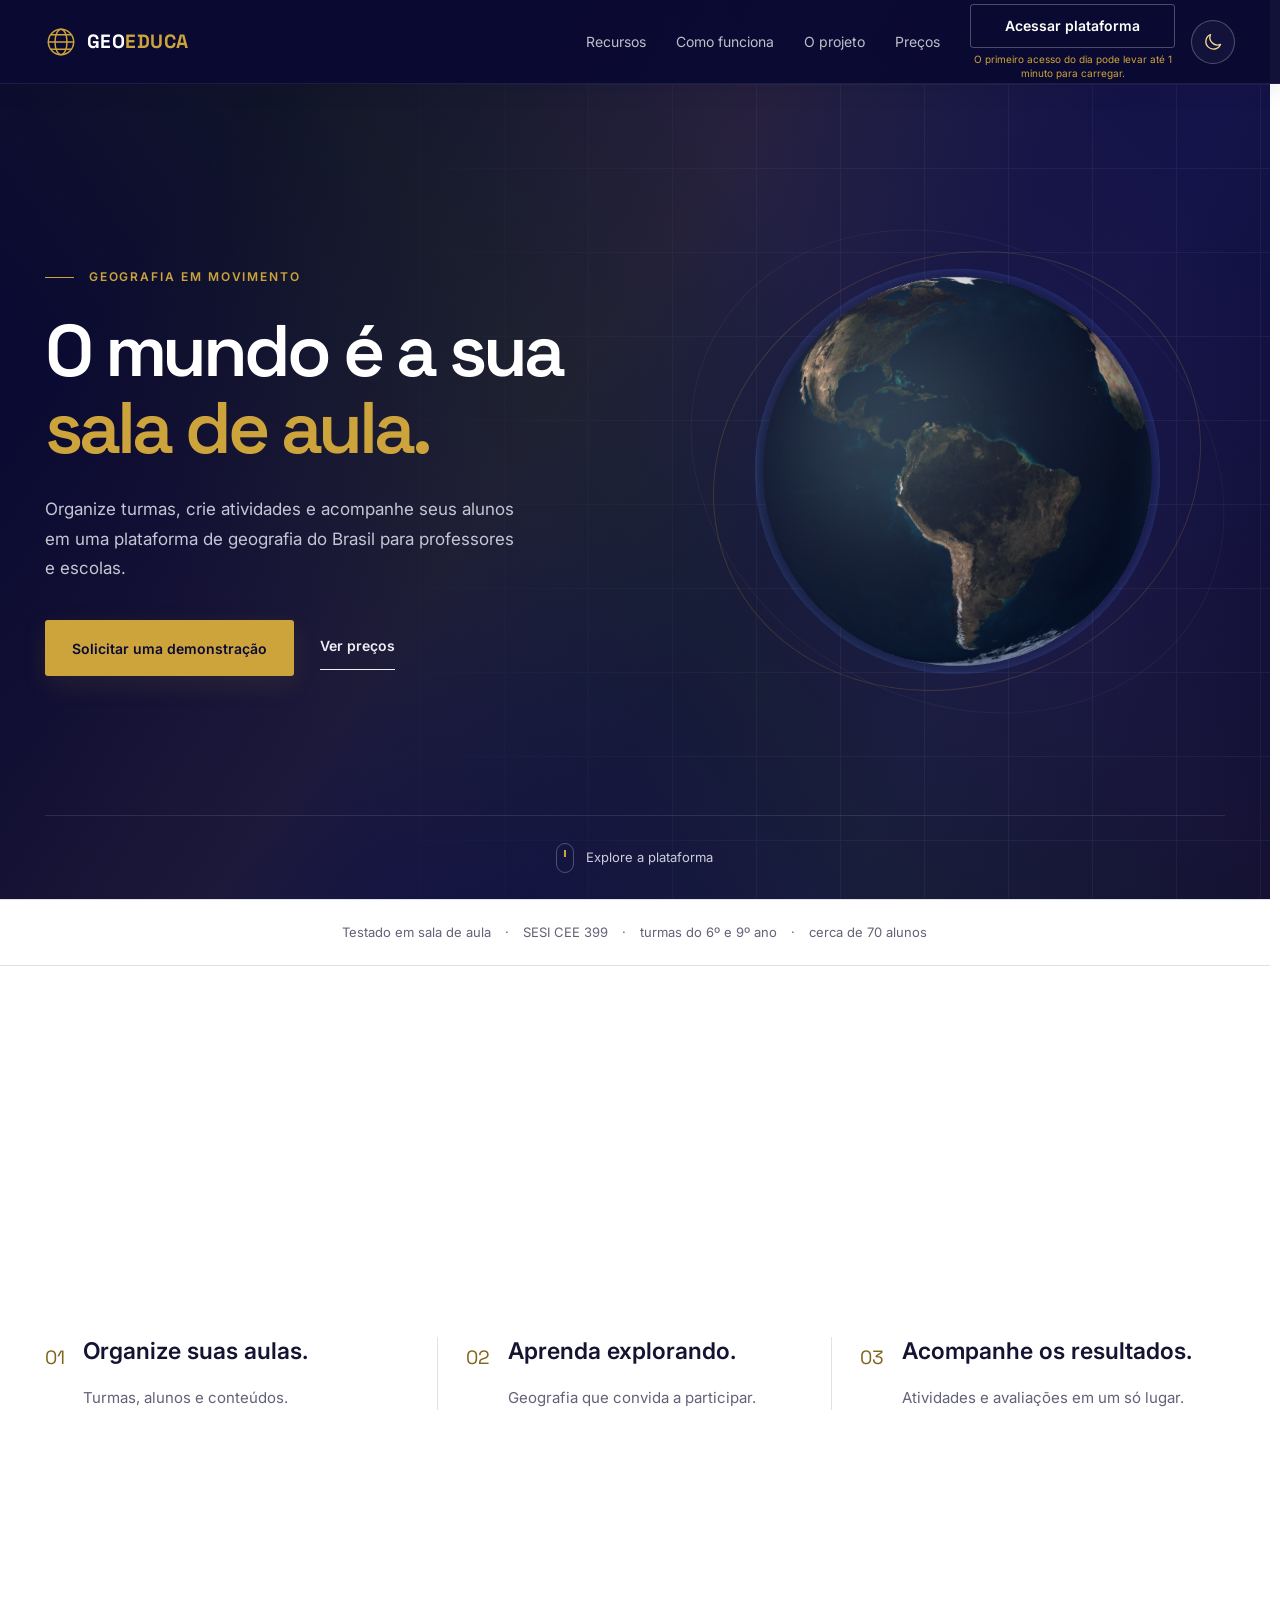
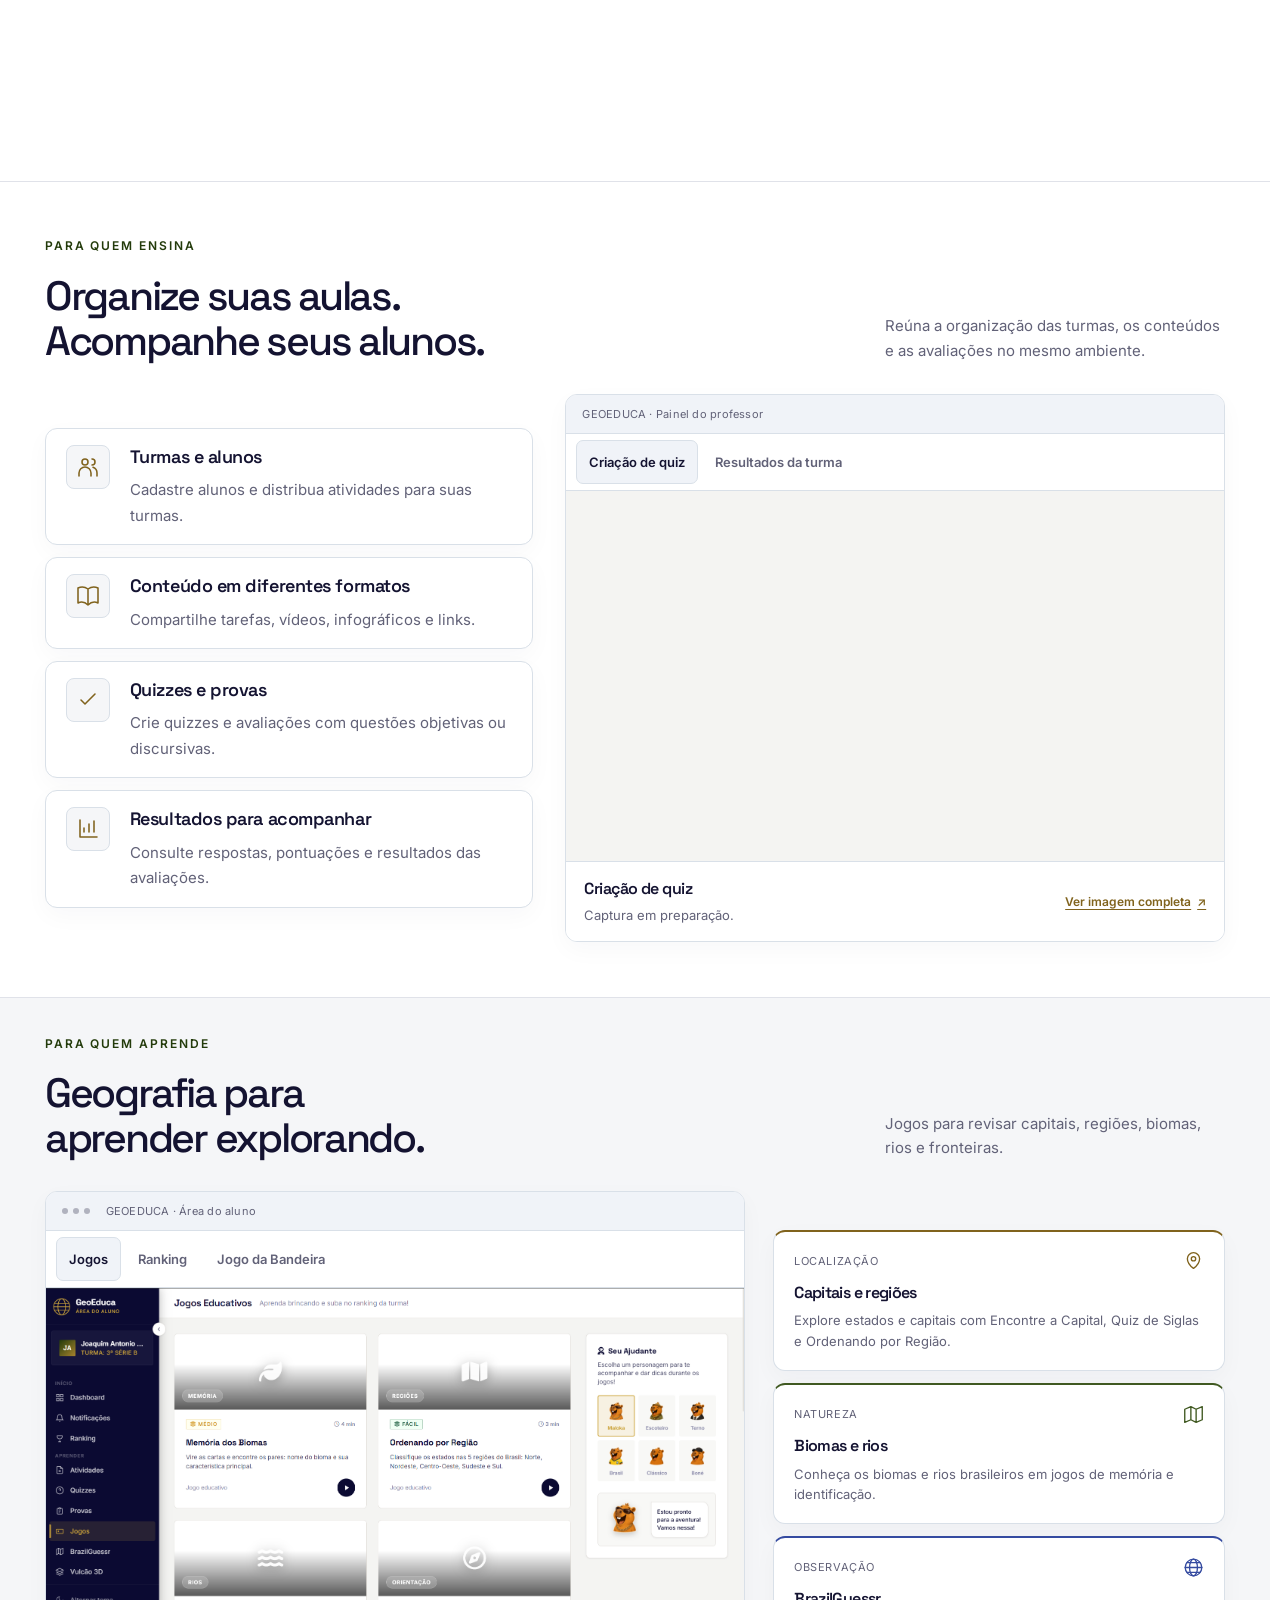
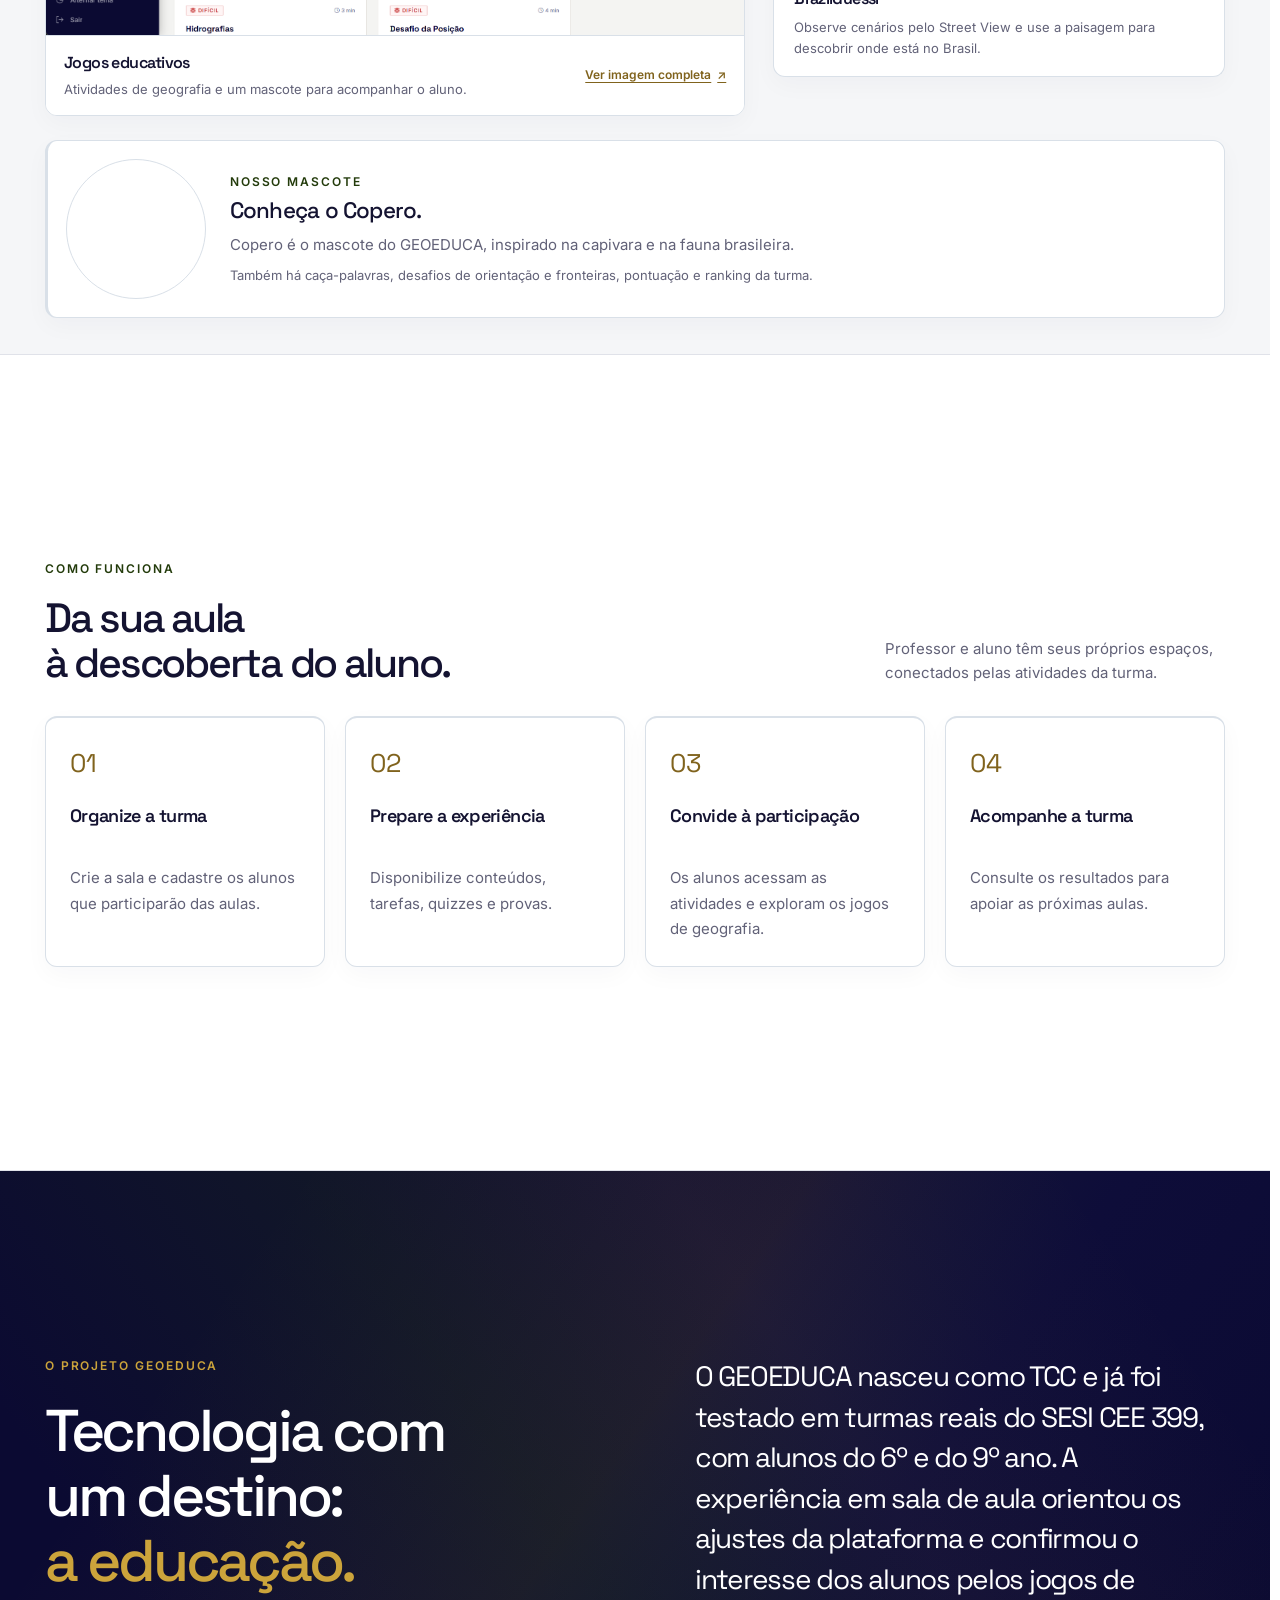
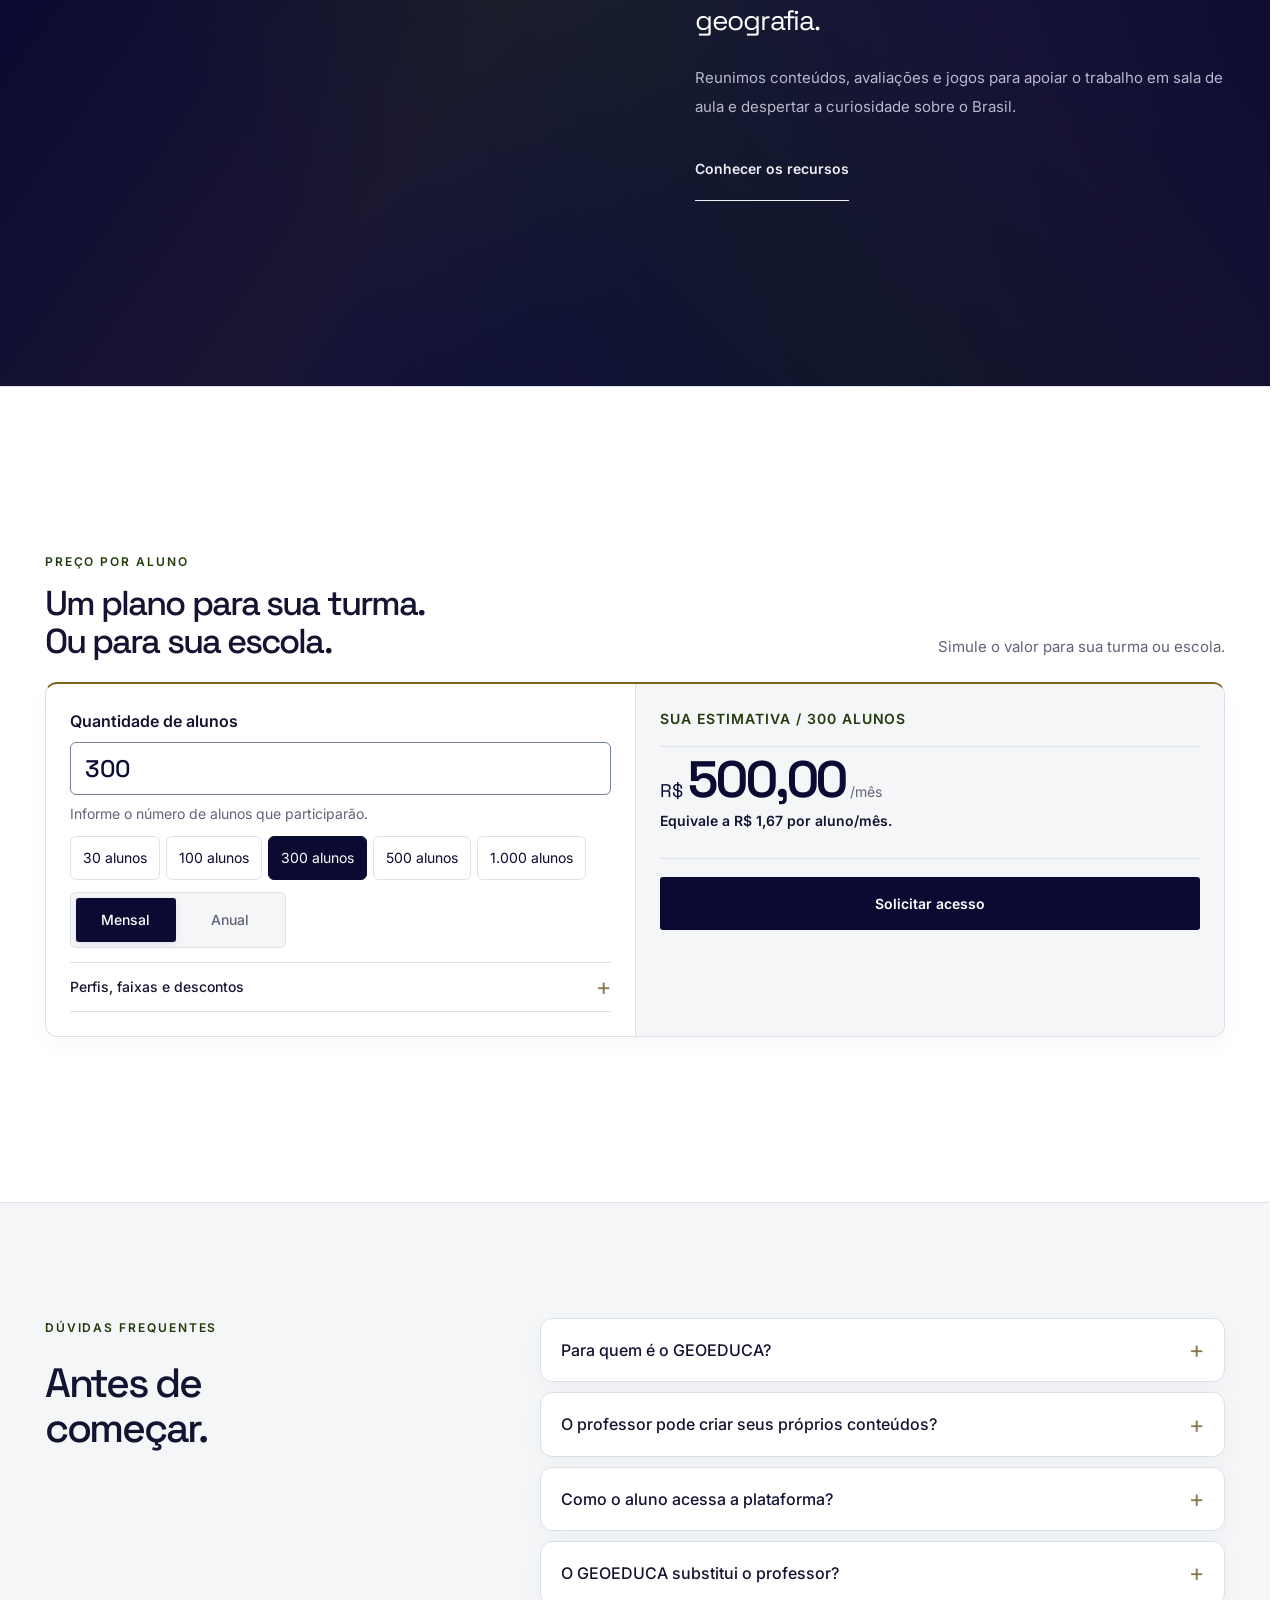
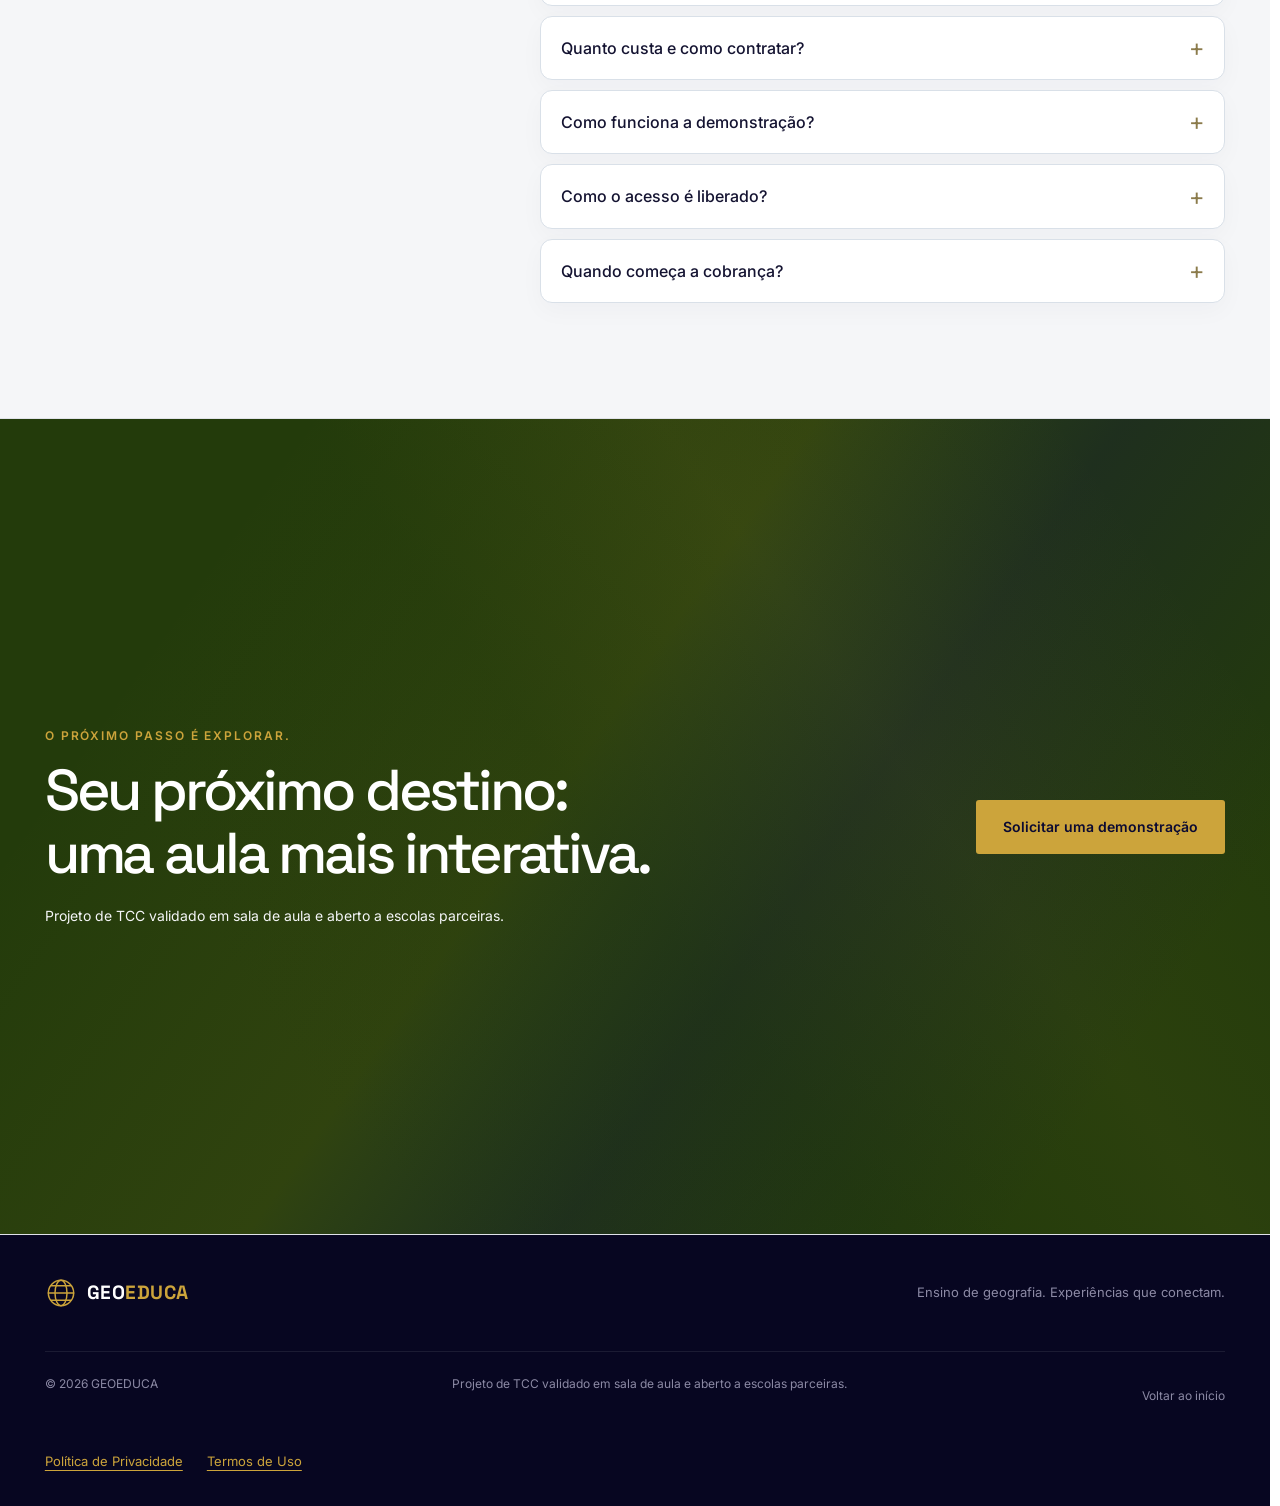
<file: index.html>
<!doctype html>
<html lang="pt-BR">
<head>
  <meta charset="utf-8">
  <meta name="viewport" content="width=device-width, initial-scale=1, viewport-fit=cover">
  <meta name="theme-color" content="#0B0A32">
  <meta name="description" content="GEOEDUCA: atividades, quizzes e jogos de geografia do Brasil para professores e escolas. Projeto de TCC testado em sala de aula.">
  <title>GEOEDUCA — Geografia do Brasil em movimento</title>
  <link rel="canonical" href="https://geoeduca-theta.vercel.app/">
  <meta property="og:type" content="website">
  <meta property="og:locale" content="pt_BR">
  <meta property="og:title" content="GEOEDUCA — Geografia do Brasil em movimento">
  <meta property="og:description" content="Atividades, quizzes e jogos de geografia do Brasil para professores e escolas. Projeto de TCC testado em sala de aula.">
  <meta property="og:image" content="https://geoeduca-theta.vercel.app/assets/og-geoeduca.png">
  <meta property="og:image:width" content="1200">
  <meta property="og:image:height" content="630">
  <meta property="og:image:alt" content="GEOEDUCA: geografia do Brasil para aprender explorando">
  <meta property="og:url" content="https://geoeduca-theta.vercel.app/">
  <meta name="twitter:card" content="summary_large_image">
  <meta name="twitter:title" content="GEOEDUCA — Geografia do Brasil em movimento">
  <meta name="twitter:description" content="Atividades, quizzes e jogos de geografia do Brasil para professores e escolas.">
  <meta name="twitter:image" content="https://geoeduca-theta.vercel.app/assets/og-geoeduca.png">
  <meta name="twitter:image:alt" content="GEOEDUCA: geografia do Brasil para aprender explorando">
  <link rel="icon" href="assets/favicon.svg" type="image/svg+xml">
  <script src="theme.js"></script>
  <link rel="stylesheet" href="styles.css?v=20261004-subtle-motion">
  <script defer src="assets/vendor/three.min.js"></script>
  <script defer src="assets/vendor/gsap.min.js"></script>
  <script defer src="assets/vendor/ScrollTrigger.min.js"></script>
  <script defer src="assets/earth-data.js"></script>
  <script defer src="pricing.js"></script>
  <script defer src="script.js?v=20261004-subtle-motion"></script>
  <script defer src="motion.js?v=20261004-subtle-motion"></script>
  <script defer src="layout.js"></script>
</head>
<body>
  <a class="skip-link" href="#conteudo">Pular para o conteúdo</a>
  <svg class="icon-defs" aria-hidden="true" xmlns="http://www.w3.org/2000/svg">
    <symbol id="i-moon" viewBox="0 0 24 24"><path d="M20 15.4A8.7 8.7 0 0 1 8.6 4a8.7 8.7 0 1 0 11.4 11.4Z"/></symbol>
    <symbol id="i-sun" viewBox="0 0 24 24"><circle cx="12" cy="12" r="4"/><path d="M12 2v2M12 20v2M2 12h2M20 12h2M4.9 4.9l1.4 1.4M17.7 17.7l1.4 1.4M4.9 19.1l1.4-1.4M17.7 6.3l1.4-1.4"/></symbol>
    <symbol id="i-globe" viewBox="0 0 24 24"><circle cx="12" cy="12" r="9.5"/><ellipse cx="12" cy="12" rx="4.5" ry="9.5"/><path d="M2.5 12h19M4.5 6.5h15M4.5 17.5h15"/></symbol>
    <symbol id="i-book" viewBox="0 0 24 24"><path d="M12 5v16M12 5C8 2 4 3 2 4v15c4-2 7-1 10 2 3-3 6-4 10-2V4c-2-1-6-2-10 1Z"/></symbol>
    <symbol id="i-users" viewBox="0 0 24 24"><circle cx="9" cy="7" r="3"/><path d="M3 21v-3a6 6 0 0 1 12 0v3M16 4a3 3 0 0 1 0 6M21 21v-3a6 6 0 0 0-4-5.65"/></symbol>
    <symbol id="i-check" viewBox="0 0 24 24"><path d="m5 12 4 4L19 6"/></symbol>
    <symbol id="i-chart" viewBox="0 0 24 24"><path d="M4 3v17h17M8 15v-4M13 15V7M18 15V4"/></symbol>
    <symbol id="i-map" viewBox="0 0 24 24"><path d="m2 6 7-3 6 3 7-3v15l-7 3-6-3-7 3V6ZM9 3v15M15 6v15"/></symbol>
    <symbol id="i-pin" viewBox="0 0 24 24"><path d="M19 10c0 6-7 11-7 11S5 16 5 10a7 7 0 1 1 14 0Z"/><circle cx="12" cy="10" r="2.5"/></symbol>
    <symbol id="i-game" viewBox="0 0 24 24"><path d="M7 7h10c3 0 4 3 5 10 0 3-3 4-5 1l-2-2H9l-2 2c-2 3-5 2-5-1 1-7 2-10 5-10Z M8 10v5M5.5 12.5h5M16 11h.01M19 14h.01"/></symbol>
  </svg>
  <header class="header" id="header">
    <div class="container header-inner">
      <a class="brand" href="#inicio" aria-label="GEOEDUCA, início"><svg class="icon brand-icon"><use href="#i-globe"/></svg><span>GEO<span class="brand-accent">EDUCA</span></span></a>
      <button id="theme-toggle" class="theme-toggle" type="button" aria-label="Ativar modo escuro" aria-pressed="false" title="Ativar modo escuro" hidden><svg class="icon theme-moon" aria-hidden="true"><use href="#i-moon"/></svg><svg class="icon theme-sun" aria-hidden="true"><use href="#i-sun"/></svg></button>
      <button class="menu-toggle" aria-controls="navigation" aria-expanded="false" aria-label="Abrir menu"><span></span><span></span></button>
      <nav id="navigation" aria-label="Navegação principal">
        <a href="#recursos">Recursos</a><a href="#como-funciona">Como funciona</a><a href="#projeto">O projeto</a><a href="#precos">Preços</a>
        <span class="platform-access"><a class="button button-small button-outline-light" href="https://geoeduca-uh27.onrender.com/" data-platform-link aria-describedby="platform-loading-note">Acessar plataforma</a><small id="platform-loading-note">O primeiro acesso do dia pode levar até 1 minuto para carregar.</small></span>
      </nav>
    </div>
    <div class="reading-progress" aria-hidden="true" hidden></div>
  </header>

  <main id="conteudo">
    <section class="hero" id="inicio" aria-labelledby="hero-title">
      <div class="hero-grid" aria-hidden="true"></div>
      <div class="container hero-layout">
        <div class="hero-copy">
          <p class="eyebrow light"><span class="small-line"></span> GEOGRAFIA EM MOVIMENTO</p>
          <h1 id="hero-title">O mundo é a sua<br><span class="gold-text">sala de aula.</span></h1>
          <p class="hero-description">Organize turmas, crie atividades e acompanhe seus alunos em uma plataforma de geografia do Brasil para professores e escolas.</p>
          <div class="hero-actions"><a class="button button-gold" href="https://wa.me/5515996817066?text=Ol%C3%A1%2C%20gostaria%20de%20solicitar%20uma%20demonstra%C3%A7%C3%A3o%20do%20GEOEDUCA." data-request-kind="demo">Solicitar uma demonstração</a><a class="text-link light-link" href="#precos">Ver preços</a></div>
        </div>
        <div class="earth-scene" aria-label="Representação tridimensional do globo terrestre" role="img">
          <div class="earth-orbit orbit-one" aria-hidden="true"></div><div class="earth-orbit orbit-two" aria-hidden="true"></div>
          <img class="earth-fallback" src="assets/earth.jpg" alt="Mapa da superfície da Terra" width="2048" height="1024">
          <canvas id="earth-canvas" aria-hidden="true"></canvas>
        </div>
      </div>
      <div class="container hero-bottom"><div class="scroll-hint"><span class="scroll-track" aria-hidden="true"></span>Explore a plataforma</div></div>
    </section>

    <div class="validation-band" aria-label="Validação em sala de aula"><p class="container validation-copy"><span>Testado em sala de aula</span><span class="validation-separator" aria-hidden="true">·</span><span>SESI CEE 399</span><span class="validation-separator" aria-hidden="true">·</span><span>turmas do 6º e 9º ano</span><span class="validation-separator" aria-hidden="true">·</span><span>cerca de 70 alunos</span></p></div>

    <section class="intro-band" id="visao-geral" aria-label="Áreas da plataforma"><div class="container intro-grid">
      <div><span class="number">01</span><p><strong>Organize suas aulas.</strong><span>Turmas, alunos e conteúdos.</span></p></div>
      <div><span class="number">02</span><p><strong>Aprenda explorando.</strong><span>Geografia que convida a participar.</span></p></div>
      <div><span class="number">03</span><p><strong>Acompanhe os resultados.</strong><span>Atividades e avaliações em um só lugar.</span></p></div>
    </div></section>

    <section class="section resources" id="recursos" aria-labelledby="resources-title">
      <div class="container">
        <div class="section-heading reveal"><div><p class="eyebrow">PARA QUEM ENSINA</p><h2 id="resources-title">Organize suas aulas.<br>Acompanhe seus alunos.</h2></div><p>Reúna a organização das turmas, os conteúdos e as avaliações no mesmo ambiente.</p></div>
        <div class="teacher-layout">
          <div class="resource-list">
            <article class="resource-row reveal"><span class="icon-box"><svg class="icon"><use href="#i-users"/></svg></span><div><h3>Turmas e alunos</h3><p>Cadastre alunos e distribua atividades para suas turmas.</p></div></article>
            <article class="resource-row reveal"><span class="icon-box"><svg class="icon"><use href="#i-book"/></svg></span><div><h3>Conteúdo em diferentes formatos</h3><p>Compartilhe tarefas, vídeos, infográficos e links.</p></div></article>
            <article class="resource-row reveal"><span class="icon-box"><svg class="icon"><use href="#i-check"/></svg></span><div><h3>Quizzes e provas</h3><p>Crie quizzes e avaliações com questões objetivas ou discursivas.</p></div></article>
            <article class="resource-row reveal"><span class="icon-box"><svg class="icon"><use href="#i-chart"/></svg></span><div><h3>Resultados para acompanhar</h3><p>Consulte respostas, pontuações e resultados das avaliações.</p></div></article>
          </div>
          <div class="platform-gallery teacher-gallery reveal" data-gallery-label="Telas do painel do professor" aria-label="Espaços reservados para capturas do painel do professor">
            <div class="gallery-window"><span>GEOEDUCA · Painel do professor</span></div>
            <div class="gallery-tabs" data-gallery-tabs hidden>
              <button type="button" id="gallery-tab-teacher-quiz" aria-controls="gallery-teacher-quiz">Criação de quiz</button>
              <button type="button" id="gallery-tab-teacher-results" aria-controls="gallery-teacher-results">Resultados da turma</button>
            </div>
            <div class="gallery-stage">
              <figure id="gallery-teacher-quiz" data-gallery-panel>
                <a class="gallery-image-link" href="assets/screenshots/professor-quiz.png" target="_blank" rel="noopener" aria-label="Ver imagem completa de Criação de quiz, em uma nova guia"><img class="gallery-image" src="assets/screenshots/professor-quiz.png" alt="Espaço reservado para a captura da criação de quiz no painel do professor" width="1600" height="900" loading="lazy" decoding="async"></a>
                <figcaption><div><h3>Criação de quiz</h3><p>Captura em preparação.</p></div><a href="assets/screenshots/professor-quiz.png" target="_blank" rel="noopener" aria-label="Ver imagem completa de Criação de quiz, em uma nova guia">Ver imagem completa <span aria-hidden="true">↗</span></a></figcaption>
              </figure>
              <figure id="gallery-teacher-results" data-gallery-panel>
                <a class="gallery-image-link" href="assets/screenshots/professor-resultados.png" target="_blank" rel="noopener" aria-label="Ver imagem completa de Resultados da turma, em uma nova guia"><img class="gallery-image" src="assets/screenshots/professor-resultados.png" alt="Espaço reservado para a captura dos resultados da turma no painel do professor" width="1600" height="900" loading="lazy" decoding="async"></a>
                <figcaption><div><h3>Resultados da turma</h3><p>Captura em preparação.</p></div><a href="assets/screenshots/professor-resultados.png" target="_blank" rel="noopener" aria-label="Ver imagem completa de Resultados da turma, em uma nova guia">Ver imagem completa <span aria-hidden="true">↗</span></a></figcaption>
              </figure>
            </div>
          </div>
        </div>
      </div>
    </section>

    <section class="section student-section" id="jogos" aria-labelledby="student-title"><div class="container">
      <div class="section-heading reveal"><div><p class="eyebrow">PARA QUEM APRENDE</p><h2 id="student-title">Geografia para<br>aprender explorando.</h2></div><p>Jogos para revisar capitais, regiões, biomas, rios e fronteiras.</p></div>
      <div class="student-showcase-layout">
        <div class="platform-gallery reveal" aria-label="Capturas reais da área do aluno">
          <div class="gallery-window"><span class="gallery-window-dots" aria-hidden="true"><i></i><i></i><i></i></span><span>GEOEDUCA · Área do aluno</span></div>
          <div class="gallery-tabs" data-gallery-tabs hidden>
            <button type="button" id="gallery-tab-games" aria-controls="gallery-games">Jogos</button>
            <button type="button" id="gallery-tab-ranking" aria-controls="gallery-ranking">Ranking</button>
            <button type="button" id="gallery-tab-flags" aria-controls="gallery-flags">Jogo da Bandeira</button>
          </div>
          <div class="gallery-stage">
            <figure id="gallery-games" data-gallery-panel>
              <a class="gallery-image-link" href="assets/screenshots/jogos.png" target="_blank" rel="noopener" aria-label="Abrir captura dos jogos em tamanho original, em uma nova guia"><img class="gallery-image" src="assets/screenshots/jogos.png" alt="Captura da área do aluno com os jogos Memória dos Biomas e Ordenando por Região, além das opções de mascote" width="1847" height="916" loading="lazy" decoding="async"></a>
              <figcaption><div><h3>Jogos educativos</h3><p>Atividades de geografia e um mascote para acompanhar o aluno.</p></div><a href="assets/screenshots/jogos.png" target="_blank" rel="noopener" aria-label="Ver imagem completa dos jogos, em uma nova guia">Ver imagem completa <span aria-hidden="true">↗</span></a></figcaption>
            </figure>
            <figure id="gallery-ranking" data-gallery-panel>
              <a class="gallery-image-link" href="assets/screenshots/ranking.png" target="_blank" rel="noopener" aria-label="Abrir captura do ranking em tamanho original, em uma nova guia"><img class="gallery-image" src="assets/screenshots/ranking.png" alt="Captura do ranking na área do aluno, com o quadro de líderes e as opções Minha Turma e Global Escola" width="1851" height="917" loading="lazy" decoding="async"></a>
              <figcaption><div><h3>Ranking da turma</h3><p>A pontuação dos alunos reunida em um quadro de líderes.</p></div><a href="assets/screenshots/ranking.png" target="_blank" rel="noopener" aria-label="Ver imagem completa do ranking, em uma nova guia">Ver imagem completa <span aria-hidden="true">↗</span></a></figcaption>
            </figure>
            <figure id="gallery-flags" data-gallery-panel>
              <a class="gallery-image-link" href="assets/screenshots/bandeiras.png" target="_blank" rel="noopener" aria-label="Abrir captura do Jogo da Bandeira em tamanho original, em uma nova guia"><img class="gallery-image" src="assets/screenshots/bandeiras.png" alt="Captura do jogo que pergunta qual estado possui a bandeira apresentada, com quatro alternativas" width="1846" height="917" loading="lazy" decoding="async"></a>
              <figcaption><div><h3>Jogo da Bandeira</h3><p>Reconheça o estado pela bandeira e escolha a alternativa.</p></div><a href="assets/screenshots/bandeiras.png" target="_blank" rel="noopener" aria-label="Ver imagem completa do Jogo da Bandeira, em uma nova guia">Ver imagem completa <span aria-hidden="true">↗</span></a></figcaption>
            </figure>
          </div>
        </div>
      <div class="games-grid">
        <article class="game-card reveal"><div class="game-card-top"><span>LOCALIZAÇÃO</span><svg class="icon"><use href="#i-pin"/></svg></div><h3>Capitais e regiões</h3><p>Explore estados e capitais com Encontre a Capital, Quiz de Siglas e Ordenando por Região.</p></article>
        <article class="game-card green-card reveal"><div class="game-card-top"><span>NATUREZA</span><svg class="icon"><use href="#i-map"/></svg></div><h3>Biomas e rios</h3><p>Conheça os biomas e rios brasileiros em jogos de memória e identificação.</p></article>
        <article class="game-card guessr-card reveal"><div class="game-card-top"><span>OBSERVAÇÃO</span><svg class="icon"><use href="#i-globe"/></svg></div><h3>BrazilGuessr</h3><p>Observe cenários pelo Street View e use a paisagem para descobrir onde está no Brasil.</p></article>
      </div>
      </div>
      <aside class="mascot-intro reveal" aria-labelledby="copero-title">
        <div class="mascot-portrait"><img src="assets/copero.png" alt="Copero, mascote do GEOEDUCA: uma capivara dourada sorridente" width="589" height="592" loading="lazy" decoding="async"></div>
        <div class="mascot-copy"><p class="eyebrow">NOSSO MASCOTE</p><h3 id="copero-title">Conheça o Copero.</h3><p>Copero é o mascote do GEOEDUCA, inspirado na capivara e na fauna brasileira.</p><p class="mascot-game-note">Também há caça-palavras, desafios de orientação e fronteiras, pontuação e ranking da turma.</p></div>
      </aside>
    </div></section>

    <section class="section how-section" id="como-funciona" aria-labelledby="how-title"><div class="container">
      <div class="section-heading reveal"><div><p class="eyebrow">COMO FUNCIONA</p><h2 id="how-title">Da sua aula<br>à descoberta do aluno.</h2></div><p>Professor e aluno têm seus próprios espaços, conectados pelas atividades da turma.</p></div>
      <ol class="steps"><li class="reveal"><span class="step-number">01</span><h3>Organize a turma</h3><p>Crie a sala e cadastre os alunos que participarão das aulas.</p></li><li class="reveal"><span class="step-number">02</span><h3>Prepare a experiência</h3><p>Disponibilize conteúdos, tarefas, quizzes e provas.</p></li><li class="reveal"><span class="step-number">03</span><h3>Convide à participação</h3><p>Os alunos acessam as atividades e exploram os jogos de geografia.</p></li><li class="reveal"><span class="step-number">04</span><h3>Acompanhe a turma</h3><p>Consulte os resultados para apoiar as próximas aulas.</p></li></ol>
    </div></section>

    <section class="project-section section" id="projeto" aria-labelledby="project-title"><div class="container project-layout">
      <div class="project-heading reveal"><p class="eyebrow light">O PROJETO GEOEDUCA</p><h2 id="project-title">Tecnologia com<br>um destino:<br><span class="gold-text">a educação.</span></h2></div>
      <div class="project-copy reveal"><p class="large-copy">O GEOEDUCA nasceu como TCC e já foi testado em turmas reais do SESI CEE 399, com alunos do 6º e do 9º ano. A experiência em sala de aula orientou os ajustes da plataforma e confirmou o interesse dos alunos pelos jogos de geografia.</p><p>Reunimos conteúdos, avaliações e jogos para apoiar o trabalho em sala de aula e despertar a curiosidade sobre o Brasil.</p><a class="text-link light-link" href="#recursos">Conhecer os recursos</a></div>
    </div></section>

    <section class="section pricing-section" id="precos" aria-labelledby="pricing-title"><div class="container">
      <div class="section-heading reveal"><div><p class="eyebrow">PREÇO POR ALUNO</p><h2 id="pricing-title">Um plano para sua turma.<br>Ou para sua escola.</h2></div><p>Simule o valor para sua turma ou escola.</p></div>
      <div class="pricing-calculator reveal" aria-label="Simulador de assinatura">
        <div class="calculator-controls">
          <div class="student-field">
            <label for="student-count">Quantidade de alunos</label>
            <input id="student-count" name="students" type="number" min="1" step="1" inputmode="numeric" value="300" readonly aria-describedby="student-help student-error">
            <p id="student-help">Informe o número de alunos que participarão.</p>
            <p id="student-error" class="field-error" role="alert" hidden>Informe uma quantidade inteira de alunos, maior que zero.</p>
          </div>
          <div class="quantity-presets" aria-label="Quantidades de exemplo">
            <button type="button" data-student-preset="30">30 alunos</button><button type="button" data-student-preset="100">100 alunos</button><button type="button" data-student-preset="300" aria-pressed="true">300 alunos</button><button type="button" data-student-preset="500">500 alunos</button><button type="button" data-student-preset="1000">1.000 alunos</button>
          </div>
          <div class="billing-row"><fieldset class="billing-switch"><legend class="sr-only">Período de cobrança</legend><label><input type="radio" name="billing-period" value="monthly" checked><span>Mensal</span></label><label><input type="radio" name="billing-period" value="annual"><span>Anual</span></label></fieldset>
          </div>
      <details class="pricing-rules"><summary>Perfis, faixas e descontos<span aria-hidden="true">+</span></summary>
        <div class="pricing-rules-copy">          <p class="annual-badge">16,7% de economia no anual</p>
          <label class="launch-option" for="launch-promotion"><input id="launch-promotion" type="checkbox" aria-describedby="launch-help"><span>Aplicar promoção de lançamento</span></label>
          <p id="launch-help">10% nas três primeiras mensalidades, respeitando o mínimo de R$ 29,90/mês. Exclusiva do mensal; não acumula com o anual.</p>
<p>Simule até 1.000 alunos. Acima disso, proposta personalizada.</p><p>Os professores participantes estão incluídos no contrato da escola. Cada aluno conta uma vez no contrato, mesmo em várias turmas. Primeiros 100 alunos: R$ 2,00 por aluno/mês. Do 101º ao 300º: R$ 1,50 por aluno/mês. Do 301º ao 1.000º: R$ 1,20 por aluno/mês. Cada valor se aplica apenas aos alunos da respectiva faixa; a mensalidade mínima é R$ 29,90 e o mínimo anual é R$ 299,00.</p><p>No anual, a quantidade é definida no contrato e o pagamento antecipado corresponde a 10 mensalidades regulares por 12 meses de acesso. A promoção de lançamento dá 10% nas três primeiras mensalidades, respeitando o mínimo mensal, e não acumula com o anual.</p>            <p class="price-caption" data-price-caption>Ou R$ 5.000,00 por ano, pago antecipadamente.</p>            <p class="price-saving" data-price-saving>Economia de R$ 1.000,00 ao escolher o anual.</p>          <p class="calculator-disclaimer">O valor apresentado é uma estimativa. Solicite acesso para conhecer a plataforma e combinar as condições de contratação.</p>          <div class="quote-details"><div data-price-breakdown>
            <table class="tier-table"><caption>Composição da mensalidade regular</caption><colgroup><col><col class="tier-total-column"></colgroup><thead><tr><th scope="col">Faixa de alunos</th><th scope="col">Subtotal</th></tr></thead><tbody>
              <tr data-tier="0"><th scope="row"><span data-tier-label>100 alunos × R$ 2,00</span></th><td data-tier-total>R$ 200,00</td></tr>
              <tr data-tier="1"><th scope="row"><span data-tier-label>200 alunos × R$ 1,50</span></th><td data-tier-total>R$ 300,00</td></tr>
              <tr data-tier="2" hidden><th scope="row"><span data-tier-label>0 alunos × R$ 1,20</span></th><td data-tier-total>R$ 0,00</td></tr>
              <tr data-minimum-adjustment hidden><th scope="row">Ajuste para a mensalidade mínima</th><td data-minimum-total>R$ 0,00</td></tr>
            </tbody><tfoot><tr><th scope="row">Mensalidade regular</th><td data-regular-total>R$ 500,00</td></tr></tfoot></table>
          </div>
          </div></div>
      </details>
          <noscript><p class="calculator-noscript">Ative o JavaScript para simular outra quantidade ou período. O exemplo exibido corresponde a 300 alunos no mensal, sem promoção.</p></noscript>
        </div>
        <div class="calculator-result">
          <p class="eyebrow" data-quote-title>SUA ESTIMATIVA / 300 ALUNOS</p>
          <div class="plan-price" aria-live="polite" aria-atomic="true">
            <p class="price-amount"><span class="price-currency" data-price-currency>R$</span><span data-price-amount>500,00</span><span class="price-period" data-price-period>/mês</span></p>
            <p class="price-per-student" data-price-per-student>Equivale a R$ 1,67 por aluno/mês.</p>


          </div>
          <a class="button button-navy" href="https://wa.me/5515996817066?text=Ol%C3%A1%2C%20gostaria%20de%20solicitar%20acesso%20ao%20GEOEDUCA%20e%20conversar%20sobre%20o%20plano%20para%20minha%20turma%20ou%20escola." data-request-kind="access">Solicitar acesso</a>


        </div>
      </div>
    </div></section>

    <section class="section faq-section" id="duvidas" aria-labelledby="faq-title"><div class="container faq-layout"><div class="reveal"><p class="eyebrow">DÚVIDAS FREQUENTES</p><h2 id="faq-title">Antes de<br>começar.</h2></div><div class="faq-list reveal">
      <details><summary>Para quem é o GEOEDUCA?<span aria-hidden="true">+</span></summary><p>Para professores e alunos que utilizam atividades, avaliações e jogos no ensino e na aprendizagem de geografia.</p></details>
      <details><summary>O professor pode criar seus próprios conteúdos?<span aria-hidden="true">+</span></summary><p>Sim. A plataforma possui ferramentas para criar atividades, compartilhar links, vídeos e infográficos, elaborar quizzes e montar provas.</p></details>
      <details><summary>Como o aluno acessa a plataforma?<span aria-hidden="true">+</span></summary><p>Na tela de acesso, o aluno seleciona seu perfil e utiliza o RM e a senha do cadastro organizado pelo professor.</p></details>
      <details><summary>O GEOEDUCA substitui o professor?<span aria-hidden="true">+</span></summary><p>A proposta é apoiar o trabalho do professor. Ele organiza as turmas, seleciona os conteúdos e acompanha as avaliações.</p></details>
      <details id="contratacao"><summary>Quanto custa e como contratar?<span aria-hidden="true">+</span></summary><p>Simule o valor por quantidade de alunos e clique em “Solicitar acesso” para conversar sobre sua turma ou escola. Acima de 1.000 alunos, o valor depende de uma proposta personalizada. Você também pode escrever para <a class="request-email-link" href="mailto:joaquim.neto.senai@gmail.com">joaquim.neto.senai@gmail.com</a>.</p></details>
      <details><summary>Como funciona a demonstração?<span aria-hidden="true">+</span></summary><p>Solicite uma demonstração pelo formulário e envie a mensagem pelo WhatsApp ou e-mail. Durante o contato, combinamos a apresentação da plataforma e conversamos sobre sua necessidade.</p></details>
      <details><summary>Como o acesso é liberado?<span aria-hidden="true">+</span></summary><p>A liberação é organizada manualmente após o contato, com as condições combinadas antes. Nesta etapa, o acesso não depende de confirmação automática de pagamento.</p></details>
      <details><summary>Quando começa a cobrança?<span aria-hidden="true">+</span></summary><p>O início da cobrança, a forma de pagamento e as condições de contratação são combinados diretamente antes da liberação. Enviar uma solicitação não gera cobrança automática.</p></details>
    </div></div></section>

    <section class="closing-section" id="explorar"><div class="container closing-inner reveal"><div><p class="eyebrow light">O PRÓXIMO PASSO É EXPLORAR.</p><h2>Seu próximo destino:<br>uma aula mais interativa.</h2><p class="closing-note">Projeto de TCC validado em sala de aula e aberto a escolas parceiras.</p></div><a class="button button-gold" href="https://wa.me/5515996817066?text=Ol%C3%A1%2C%20gostaria%20de%20solicitar%20uma%20demonstra%C3%A7%C3%A3o%20do%20GEOEDUCA." data-request-kind="demo">Solicitar uma demonstração</a></div></section>
  </main>
  <footer><div class="container footer-top"><a class="brand" href="#inicio"><svg class="icon brand-icon"><use href="#i-globe"/></svg><span>GEO<span class="brand-accent">EDUCA</span></span></a><p>Ensino de geografia. Experiências que conectam.</p></div><div class="container footer-bottom"><span>© <span id="year">2026</span> GEOEDUCA</span><span>Projeto de TCC validado em sala de aula e aberto a escolas parceiras.</span><a href="#inicio">Voltar ao início</a></div><div class="container footer-legal"><a href="privacidade.html">Política de Privacidade</a><a href="termos.html">Termos de Uso</a></div></footer>
  <dialog class="request-dialog" id="request-dialog" aria-labelledby="request-title" aria-describedby="request-description">
    <div class="request-heading"><h2 id="request-title">Solicitar acesso</h2><button class="request-close" type="button" aria-label="Fechar formulário"><svg class="icon" viewBox="0 0 24 24" aria-hidden="true"><path d="m6 6 12 12M18 6 6 18"/></svg></button></div>
    <p id="request-description">Informe seus dados para conversar sobre o GEOEDUCA e combinar as condições de acesso.</p>
    <ol class="request-process" aria-label="Etapas para começar"><li><span aria-hidden="true">01</span>Solicite</li><li><span aria-hidden="true">02</span>Converse</li><li><span aria-hidden="true">03</span>Combine o acesso</li></ol>
    <form id="request-form" method="dialog" hidden>
      <div class="request-fields">
        <div class="request-field"><label for="request-name">Seu nome</label><input id="request-name" name="name" type="text" autocomplete="name" minlength="2" maxlength="100" required></div>
        <div class="request-field"><label for="request-email">Seu e-mail</label><input id="request-email" name="email" type="email" autocomplete="email" maxlength="254" required></div>
        <div class="request-field"><label for="request-profile">Você representa</label><select id="request-profile" name="profile" required><option value="">Selecione</option><option value="teacher">Professor</option><option value="school">Escola</option></select></div>
        <div class="request-field"><label for="request-students" id="request-students-label">Quantidade de alunos</label><input id="request-students" name="students" type="number" min="1" max="9007199254740991" step="1" inputmode="numeric" required aria-describedby="request-quote"></div>
      </div>
      <div class="request-estimate"><p class="request-estimate-label">Condições do seu acesso</p><p class="request-quote" id="request-quote" aria-live="polite" aria-atomic="true"></p></div>
      <div class="request-actions"><button class="button button-navy" type="submit" name="channel" value="whatsapp">Continuar no WhatsApp</button><button class="button button-outline" type="submit" name="channel" value="email">Usar e-mail</button></div>
      <p class="request-note">Você revisa e envia a mensagem no aplicativo escolhido. As condições de contratação são combinadas antes da liberação do acesso.</p>
      <p class="request-status" id="request-status" role="status"></p>
    </form>
  </dialog>
</body>
</html>
</file>
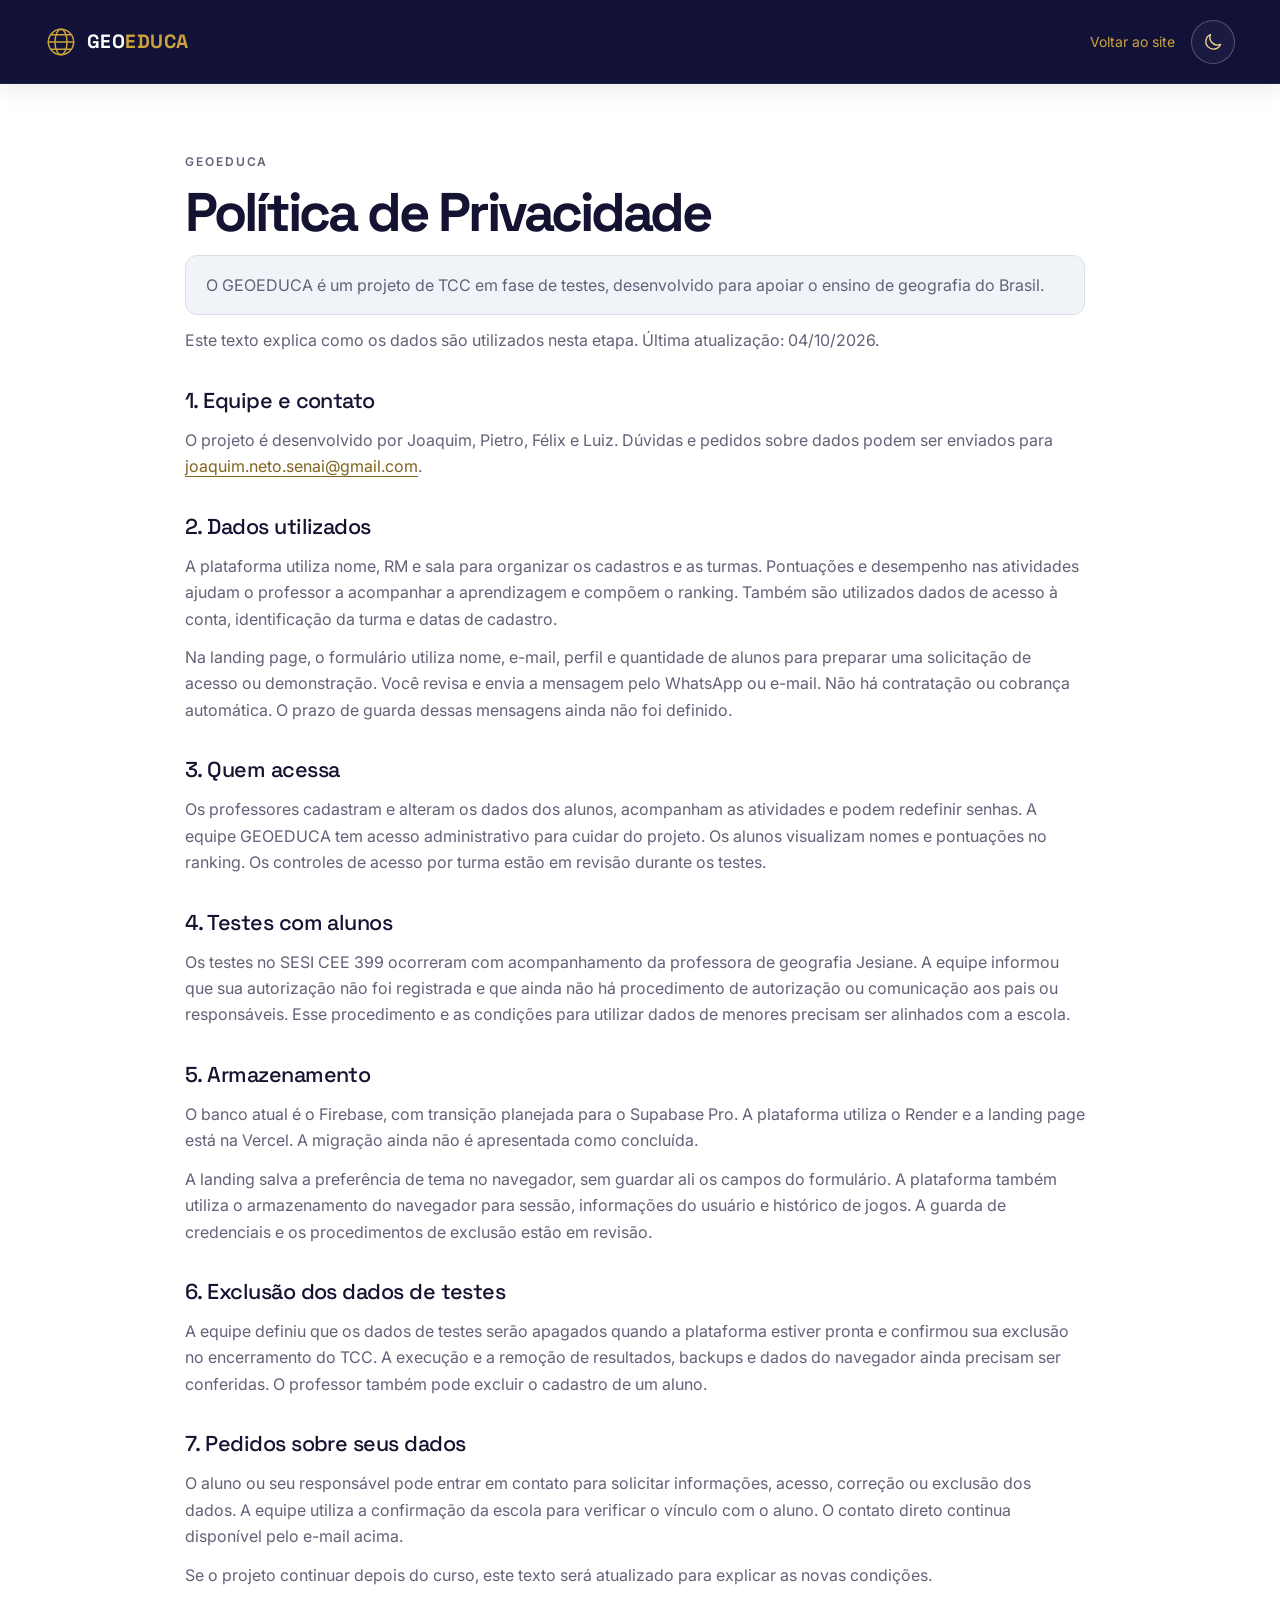
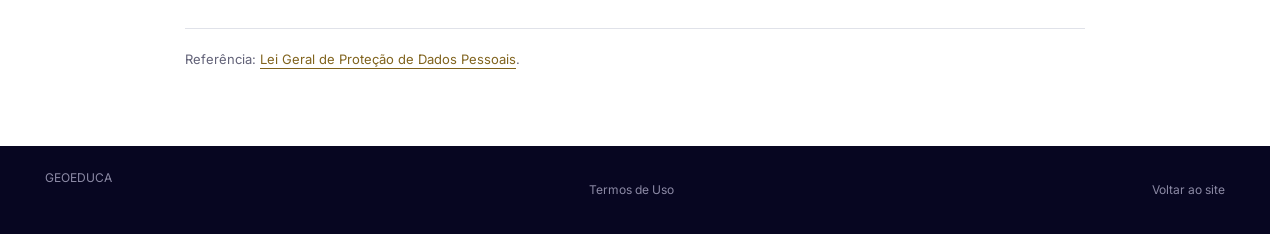
<file: privacidade.html>
<!doctype html>
<html lang="pt-BR">
<head>
  <meta charset="utf-8">
  <meta name="viewport" content="width=device-width, initial-scale=1, viewport-fit=cover">
  <meta name="theme-color" content="#0B0A32">
  <meta name="description" content="Como o GEOEDUCA utiliza dados de alunos e participantes durante os testes do projeto de TCC.">
  <title>Política de Privacidade — GEOEDUCA</title>
  <link rel="canonical" href="https://geoeduca-theta.vercel.app/privacidade.html">
  <link rel="icon" href="assets/favicon.svg" type="image/svg+xml">
  <script src="theme.js"></script>
  <link rel="stylesheet" href="styles.css?v=20261004-validation-privacy">
</head>
<body class="legal-page">
  <a class="skip-link" href="#conteudo">Pular para o conteúdo</a>
  <svg class="icon-defs" aria-hidden="true" xmlns="http://www.w3.org/2000/svg">
    <symbol id="i-moon" viewBox="0 0 24 24"><path d="M20 15.4A8.7 8.7 0 0 1 8.6 4a8.7 8.7 0 1 0 11.4 11.4Z"/></symbol>
    <symbol id="i-sun" viewBox="0 0 24 24"><circle cx="12" cy="12" r="4"/><path d="M12 2v2M12 20v2M2 12h2M20 12h2M4.9 4.9l1.4 1.4M17.7 17.7l1.4 1.4M4.9 19.1l1.4-1.4M17.7 6.3l1.4-1.4"/></symbol>
    <symbol id="i-globe" viewBox="0 0 24 24"><circle cx="12" cy="12" r="9.5"/><ellipse cx="12" cy="12" rx="4.5" ry="9.5"/><path d="M2.5 12h19M4.5 6.5h15M4.5 17.5h15"/></symbol>
    <symbol id="i-book" viewBox="0 0 24 24"><path d="M12 5v16M12 5C8 2 4 3 2 4v15c4-2 7-1 10 2 3-3 6-4 10-2V4c-2-1-6-2-10 1Z"/></symbol>
    <symbol id="i-users" viewBox="0 0 24 24"><circle cx="9" cy="7" r="3"/><path d="M3 21v-3a6 6 0 0 1 12 0v3M16 4a3 3 0 0 1 0 6M21 21v-3a6 6 0 0 0-4-5.65"/></symbol>
    <symbol id="i-check" viewBox="0 0 24 24"><path d="m5 12 4 4L19 6"/></symbol>
    <symbol id="i-chart" viewBox="0 0 24 24"><path d="M4 3v17h17M8 15v-4M13 15V7M18 15V4"/></symbol>
    <symbol id="i-map" viewBox="0 0 24 24"><path d="m2 6 7-3 6 3 7-3v15l-7 3-6-3-7 3V6ZM9 3v15M15 6v15"/></symbol>
    <symbol id="i-pin" viewBox="0 0 24 24"><path d="M19 10c0 6-7 11-7 11S5 16 5 10a7 7 0 1 1 14 0Z"/><circle cx="12" cy="10" r="2.5"/></symbol>
    <symbol id="i-game" viewBox="0 0 24 24"><path d="M7 7h10c3 0 4 3 5 10 0 3-3 4-5 1l-2-2H9l-2 2c-2 3-5 2-5-1 1-7 2-10 5-10Z M8 10v5M5.5 12.5h5M16 11h.01M19 14h.01"/></symbol>
  </svg>
  <header class="header"><div class="container header-inner"><a class="brand" href="index.html#inicio" aria-label="GEOEDUCA, início"><svg class="icon brand-icon"><use href="#i-globe"/></svg><span>GEO<span class="brand-accent">EDUCA</span></span></a><a class="legal-back" href="index.html">Voltar ao site</a><button id="theme-toggle" class="theme-toggle" type="button" aria-label="Ativar modo escuro" aria-pressed="false" title="Ativar modo escuro" hidden><svg class="icon theme-moon" aria-hidden="true"><use href="#i-moon"/></svg><svg class="icon theme-sun" aria-hidden="true"><use href="#i-sun"/></svg></button></div></header>
  <main class="container legal-main" id="conteudo"><article class="legal-document" aria-labelledby="legal-title"><p class="eyebrow">GEOEDUCA</p><h1 id="legal-title">Política de Privacidade</h1>
<p class="legal-status">O GEOEDUCA é um projeto de TCC em fase de testes, desenvolvido para apoiar o ensino de geografia do Brasil.</p>
<p>Este texto explica como os dados são utilizados nesta etapa. Última atualização: 04/10/2026.</p>
<h2>1. Equipe e contato</h2>
<p>O projeto é desenvolvido por Joaquim, Pietro, Félix e Luiz. Dúvidas e pedidos sobre dados podem ser enviados para <a href="mailto:joaquim.neto.senai@gmail.com">joaquim.neto.senai@gmail.com</a>.</p>
<h2>2. Dados utilizados</h2>
<p>A plataforma utiliza nome, RM e sala para organizar os cadastros e as turmas. Pontuações e desempenho nas atividades ajudam o professor a acompanhar a aprendizagem e compõem o ranking. Também são utilizados dados de acesso à conta, identificação da turma e datas de cadastro.</p>
<p>Na landing page, o formulário utiliza nome, e-mail, perfil e quantidade de alunos para preparar uma solicitação de acesso ou demonstração. Você revisa e envia a mensagem pelo WhatsApp ou e-mail. Não há contratação ou cobrança automática. O prazo de guarda dessas mensagens ainda não foi definido.</p>
<h2>3. Quem acessa</h2>
<p>Os professores cadastram e alteram os dados dos alunos, acompanham as atividades e podem redefinir senhas. A equipe GEOEDUCA tem acesso administrativo para cuidar do projeto. Os alunos visualizam nomes e pontuações no ranking. Os controles de acesso por turma estão em revisão durante os testes.</p>
<h2>4. Testes com alunos</h2>
<p>Os testes no SESI CEE 399 ocorreram com acompanhamento da professora de geografia Jesiane. A equipe informou que sua autorização não foi registrada e que ainda não há procedimento de autorização ou comunicação aos pais ou responsáveis. Esse procedimento e as condições para utilizar dados de menores precisam ser alinhados com a escola.</p>
<h2>5. Armazenamento</h2>
<p>O banco atual é o Firebase, com transição planejada para o Supabase Pro. A plataforma utiliza o Render e a landing page está na Vercel. A migração ainda não é apresentada como concluída.</p>
<p>A landing salva a preferência de tema no navegador, sem guardar ali os campos do formulário. A plataforma também utiliza o armazenamento do navegador para sessão, informações do usuário e histórico de jogos. A guarda de credenciais e os procedimentos de exclusão estão em revisão.</p>
<h2>6. Exclusão dos dados de testes</h2>
<p>A equipe definiu que os dados de testes serão apagados quando a plataforma estiver pronta e confirmou sua exclusão no encerramento do TCC. A execução e a remoção de resultados, backups e dados do navegador ainda precisam ser conferidas. O professor também pode excluir o cadastro de um aluno.</p>
<h2>7. Pedidos sobre seus dados</h2>
<p>O aluno ou seu responsável pode entrar em contato para solicitar informações, acesso, correção ou exclusão dos dados. A equipe utiliza a confirmação da escola para verificar o vínculo com o aluno. O contato direto continua disponível pelo e-mail acima.</p>
<p>Se o projeto continuar depois do curso, este texto será atualizado para explicar as novas condições.</p>
<p class="legal-sources">Referência: <a href="https://www.planalto.gov.br/ccivil_03/_ato2015-2018/2018/lei/l13709compilado.htm">Lei Geral de Proteção de Dados Pessoais</a>.</p>
  </article></main>
  <footer><div class="container footer-bottom"><span>GEOEDUCA</span><a href="termos.html">Termos de Uso</a><a href="index.html">Voltar ao site</a></div></footer>
</body>
</html>
</file>
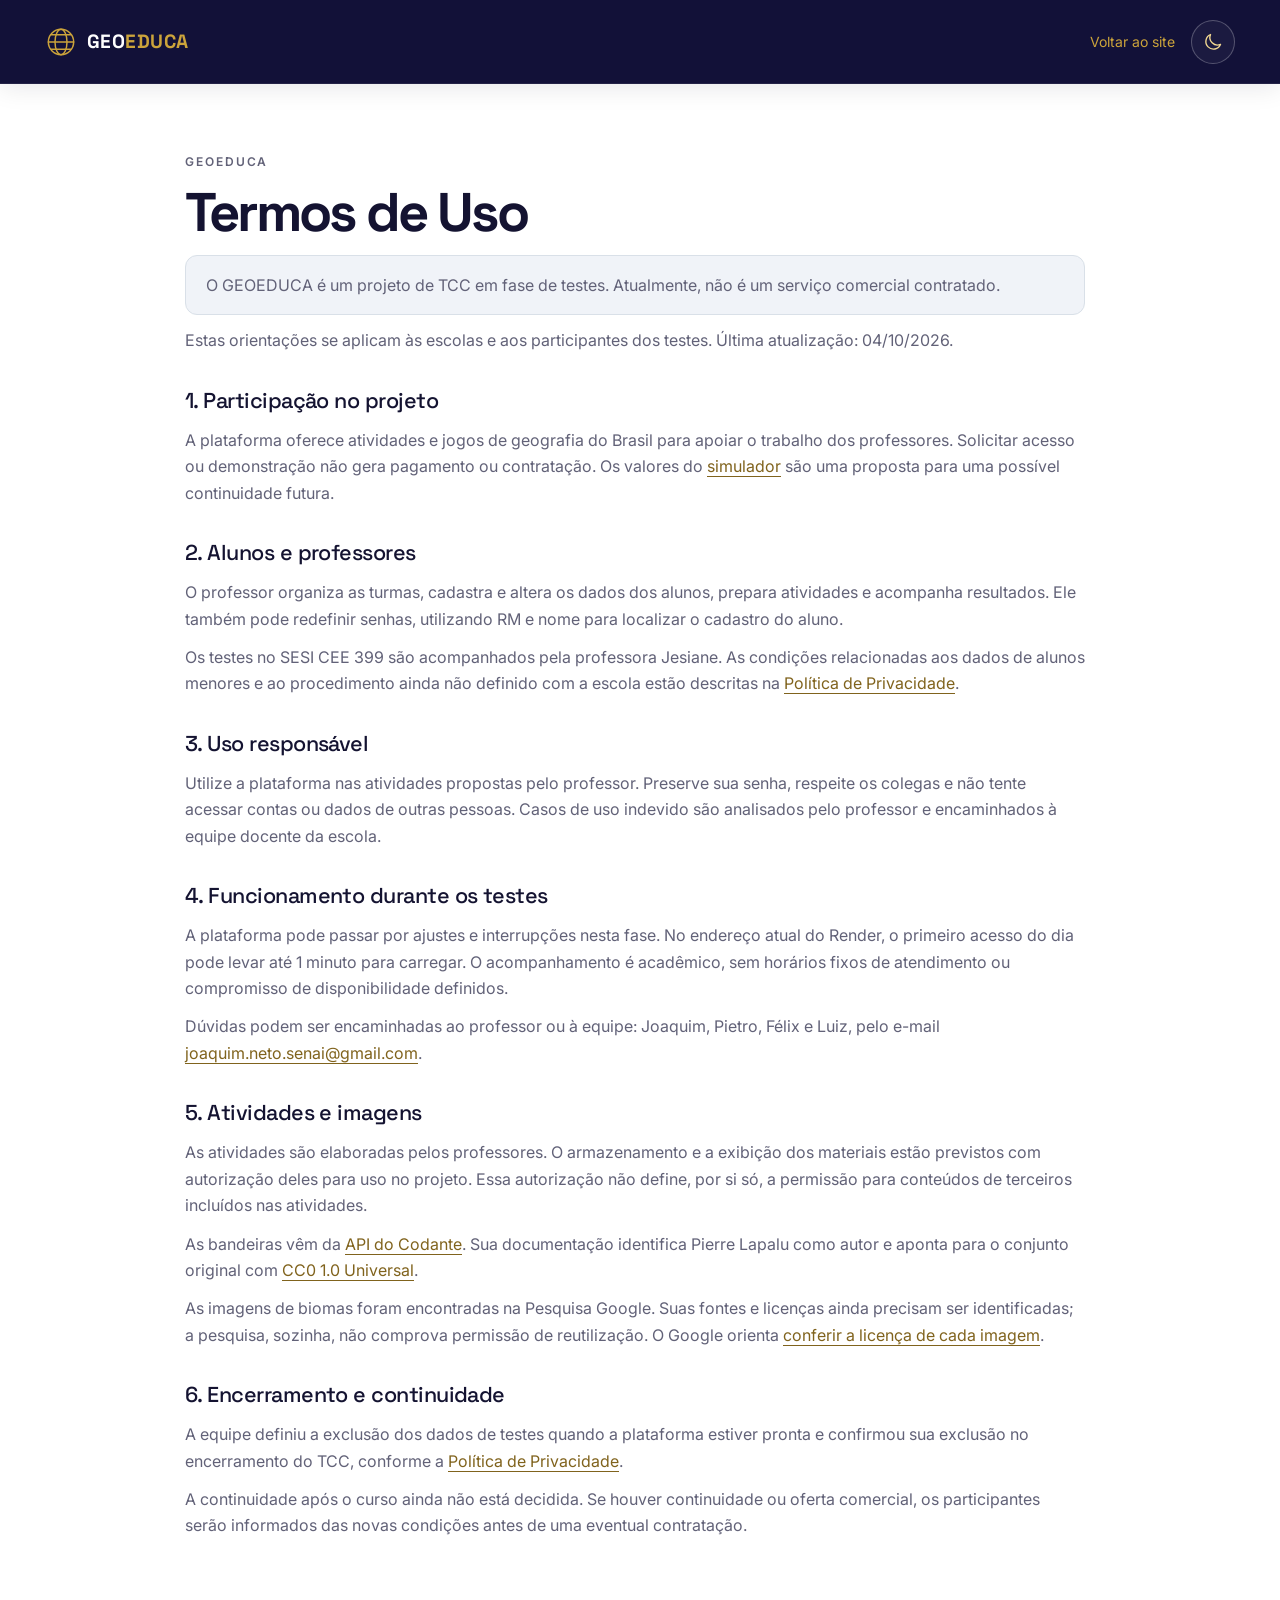
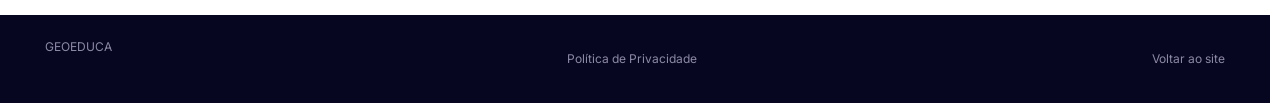
<file: termos.html>
<!doctype html>
<html lang="pt-BR">
<head>
  <meta charset="utf-8">
  <meta name="viewport" content="width=device-width, initial-scale=1, viewport-fit=cover">
  <meta name="theme-color" content="#0B0A32">
  <meta name="description" content="Orientações para participar dos testes do GEOEDUCA, projeto de TCC sobre geografia do Brasil.">
  <title>Termos de Uso — GEOEDUCA</title>
  <link rel="canonical" href="https://geoeduca-theta.vercel.app/termos.html">
  <link rel="icon" href="assets/favicon.svg" type="image/svg+xml">
  <script src="theme.js"></script>
  <link rel="stylesheet" href="styles.css?v=20261004-validation-privacy">
</head>
<body class="legal-page">
  <a class="skip-link" href="#conteudo">Pular para o conteúdo</a>
  <svg class="icon-defs" aria-hidden="true" xmlns="http://www.w3.org/2000/svg">
    <symbol id="i-moon" viewBox="0 0 24 24"><path d="M20 15.4A8.7 8.7 0 0 1 8.6 4a8.7 8.7 0 1 0 11.4 11.4Z"/></symbol>
    <symbol id="i-sun" viewBox="0 0 24 24"><circle cx="12" cy="12" r="4"/><path d="M12 2v2M12 20v2M2 12h2M20 12h2M4.9 4.9l1.4 1.4M17.7 17.7l1.4 1.4M4.9 19.1l1.4-1.4M17.7 6.3l1.4-1.4"/></symbol>
    <symbol id="i-globe" viewBox="0 0 24 24"><circle cx="12" cy="12" r="9.5"/><ellipse cx="12" cy="12" rx="4.5" ry="9.5"/><path d="M2.5 12h19M4.5 6.5h15M4.5 17.5h15"/></symbol>
    <symbol id="i-book" viewBox="0 0 24 24"><path d="M12 5v16M12 5C8 2 4 3 2 4v15c4-2 7-1 10 2 3-3 6-4 10-2V4c-2-1-6-2-10 1Z"/></symbol>
    <symbol id="i-users" viewBox="0 0 24 24"><circle cx="9" cy="7" r="3"/><path d="M3 21v-3a6 6 0 0 1 12 0v3M16 4a3 3 0 0 1 0 6M21 21v-3a6 6 0 0 0-4-5.65"/></symbol>
    <symbol id="i-check" viewBox="0 0 24 24"><path d="m5 12 4 4L19 6"/></symbol>
    <symbol id="i-chart" viewBox="0 0 24 24"><path d="M4 3v17h17M8 15v-4M13 15V7M18 15V4"/></symbol>
    <symbol id="i-map" viewBox="0 0 24 24"><path d="m2 6 7-3 6 3 7-3v15l-7 3-6-3-7 3V6ZM9 3v15M15 6v15"/></symbol>
    <symbol id="i-pin" viewBox="0 0 24 24"><path d="M19 10c0 6-7 11-7 11S5 16 5 10a7 7 0 1 1 14 0Z"/><circle cx="12" cy="10" r="2.5"/></symbol>
    <symbol id="i-game" viewBox="0 0 24 24"><path d="M7 7h10c3 0 4 3 5 10 0 3-3 4-5 1l-2-2H9l-2 2c-2 3-5 2-5-1 1-7 2-10 5-10Z M8 10v5M5.5 12.5h5M16 11h.01M19 14h.01"/></symbol>
  </svg>
  <header class="header"><div class="container header-inner"><a class="brand" href="index.html#inicio" aria-label="GEOEDUCA, início"><svg class="icon brand-icon"><use href="#i-globe"/></svg><span>GEO<span class="brand-accent">EDUCA</span></span></a><a class="legal-back" href="index.html">Voltar ao site</a><button id="theme-toggle" class="theme-toggle" type="button" aria-label="Ativar modo escuro" aria-pressed="false" title="Ativar modo escuro" hidden><svg class="icon theme-moon" aria-hidden="true"><use href="#i-moon"/></svg><svg class="icon theme-sun" aria-hidden="true"><use href="#i-sun"/></svg></button></div></header>
  <main class="container legal-main" id="conteudo"><article class="legal-document" aria-labelledby="legal-title"><p class="eyebrow">GEOEDUCA</p><h1 id="legal-title">Termos de Uso</h1>
<p class="legal-status">O GEOEDUCA é um projeto de TCC em fase de testes. Atualmente, não é um serviço comercial contratado.</p>
<p>Estas orientações se aplicam às escolas e aos participantes dos testes. Última atualização: 04/10/2026.</p>
<h2>1. Participação no projeto</h2>
<p>A plataforma oferece atividades e jogos de geografia do Brasil para apoiar o trabalho dos professores. Solicitar acesso ou demonstração não gera pagamento ou contratação. Os valores do <a href="index.html#precos">simulador</a> são uma proposta para uma possível continuidade futura.</p>
<h2>2. Alunos e professores</h2>
<p>O professor organiza as turmas, cadastra e altera os dados dos alunos, prepara atividades e acompanha resultados. Ele também pode redefinir senhas, utilizando RM e nome para localizar o cadastro do aluno.</p>
<p>Os testes no SESI CEE 399 são acompanhados pela professora Jesiane. As condições relacionadas aos dados de alunos menores e ao procedimento ainda não definido com a escola estão descritas na <a href="privacidade.html">Política de Privacidade</a>.</p>
<h2>3. Uso responsável</h2>
<p>Utilize a plataforma nas atividades propostas pelo professor. Preserve sua senha, respeite os colegas e não tente acessar contas ou dados de outras pessoas. Casos de uso indevido são analisados pelo professor e encaminhados à equipe docente da escola.</p>
<h2>4. Funcionamento durante os testes</h2>
<p>A plataforma pode passar por ajustes e interrupções nesta fase. No endereço atual do Render, o primeiro acesso do dia pode levar até 1 minuto para carregar. O acompanhamento é acadêmico, sem horários fixos de atendimento ou compromisso de disponibilidade definidos.</p>
<p>Dúvidas podem ser encaminhadas ao professor ou à equipe: Joaquim, Pietro, Félix e Luiz, pelo e-mail <a href="mailto:joaquim.neto.senai@gmail.com">joaquim.neto.senai@gmail.com</a>.</p>
<h2>5. Atividades e imagens</h2>
<p>As atividades são elaboradas pelos professores. O armazenamento e a exibição dos materiais estão previstos com autorização deles para uso no projeto. Essa autorização não define, por si só, a permissão para conteúdos de terceiros incluídos nas atividades.</p>
<p>As bandeiras vêm da <a href="https://docs.apis.codante.io/bandeiras-dos-estados">API do Codante</a>. Sua documentação identifica Pierre Lapalu como autor e aponta para o conjunto original com <a href="https://github.com/pierrelapalu/icones-bandeiras-br-uf/blob/master/LICENSE">CC0 1.0 Universal</a>.</p>
<p>As imagens de biomas foram encontradas na Pesquisa Google. Suas fontes e licenças ainda precisam ser identificadas; a pesquisa, sozinha, não comprova permissão de reutilização. O Google orienta <a href="https://support.google.com/websearch/answer/29508?hl=pt-BR">conferir a licença de cada imagem</a>.</p>
<h2>6. Encerramento e continuidade</h2>
<p>A equipe definiu a exclusão dos dados de testes quando a plataforma estiver pronta e confirmou sua exclusão no encerramento do TCC, conforme a <a href="privacidade.html">Política de Privacidade</a>.</p>
<p>A continuidade após o curso ainda não está decidida. Se houver continuidade ou oferta comercial, os participantes serão informados das novas condições antes de uma eventual contratação.</p>
  </article></main>
  <footer><div class="container footer-bottom"><span>GEOEDUCA</span><a href="privacidade.html">Política de Privacidade</a><a href="index.html">Voltar ao site</a></div></footer>
</body>
</html>
</file>
<file: styles.css>
@font-face{
  font-family:'Inter';
  src:url('assets/fonts/Inter.ttf') format('truetype');
  font-weight:100 900;
  font-style:normal;
  font-display:swap
}
@font-face{
  font-family:'Space Grotesk';
  src:url('assets/fonts/SpaceGrotesk.ttf') format('truetype');
  font-weight:300 700;
  font-style:normal;
  font-display:swap
}
:root{
  --navy:#0b0a32;
  --navy-light:#15144a;
  --gold:#cca43b;
  --forest:#233b0b;
  --ink:#141331;
  --muted:#626278;
  --paper:#f5f6f8;
  --border:#e0e2e9;
  --display:'Space Grotesk',Arial,sans-serif;
  --body:'Inter',Arial,sans-serif;
  --header:84px
}
*{
  box-sizing:border-box
}
html{
  scroll-behavior:smooth;
  scroll-padding-top:0
}
body{
  margin:0;
  font-family:var(--body);
  color:var(--ink);
  background:#fff;
  font-size:16px;
  line-height:1.65
}
a{
  color:inherit;
  text-decoration:none
}
button{
  font:inherit
}
h1,h2,h3,p{
  margin:0
}
h1,h2,h3{
  font-family:var(--display);
  line-height:1.1
}
h2{
  font-size:clamp(2rem,3.8vw,3.4rem);
  font-weight:500;
  letter-spacing:-.055em
}
h3{
  font-size:1.2rem;
  font-weight:500;
  letter-spacing:-.035em
}
img{
  max-width:100%
}
button,a,summary{
  -webkit-tap-highlight-color:transparent
}
a:focus-visible,button:focus-visible,summary:focus-visible{
  outline:3px solid var(--gold);
  outline-offset:6px
}
::selection{
  background:var(--gold);
  color:var(--navy)
}
.container{
  width:min(1240px,calc(100% - clamp(40px,7vw,112px)));
  margin-inline:auto
}
.icon{
  width:24px;
  height:24px;
  fill:none;
  stroke:currentColor;
  stroke-width:1.55;
  stroke-linecap:round;
  stroke-linejoin:round;
  flex-shrink:0
}
.icon-defs{
  position:absolute;
  width:0;
  height:0;
  overflow:hidden
}
.skip-link{
  position:fixed;
  z-index:200;
  left:20px;
  top:-100px;
  padding:12px 20px;
  background:white;
  color:var(--navy)
}
.skip-link:focus{
  top:10px
}
.header{
  position:absolute;
  z-index:100;
  left:0;
  top:0;
  width:100%;
  height:var(--header);
  color:white;
  background:rgba(11,10,50,.85);
  border-bottom:1px solid #ffffff14
}
.header-inner{
  height:100%;
  display:flex;
  align-items:center;
  justify-content:space-between;
  gap:28px
}
.brand{
  display:flex;
  align-items:center;
  gap:10px;
  font-family:var(--display);
  font-size:1.2rem;
  font-weight:700;
  letter-spacing:.025em;
  white-space:nowrap
}
.brand-icon{
  width:32px;
  height:32px;
  color:var(--gold);
  stroke-width:1.1
}
.brand-accent{
  color:var(--gold)
}
nav{
  display:flex;
  align-items:center;
  gap:30px
}
nav>a{
  font-size:.875rem;
  color:#ffffffbd;
  transition:color .2s
}
nav>a:hover{
  color:var(--gold)
}
.button{
  display:inline-flex;
  justify-content:center;
  align-items:center;
  min-height:54px;
  padding:15px 26px;
  border:1px solid transparent;
  border-radius:3px;
  font-size:.875rem;
  font-weight:600;
  line-height:1.5;
  transition:background .2s,transform .2s,box-shadow .2s
}
.button:hover{
  transform:translateY(-3px)
}
.button-gold{
  background:var(--gold);
  color:var(--navy)
}
.button-gold:hover{
  background:#dfb752;
  box-shadow:0 8px 26px #cca43b25
}
.button-small{
  min-height:42px;
  padding:10px 18px
}
.button-outline-light{
  border-color:#ffffff45;
  color:white
}
.button-outline-light:hover{
  background:#ffffff0d
}
.button-navy{
  color:white;
  background:var(--navy)
}
.button-navy:hover{
  background:var(--navy-light)
}
.button-outline{
  border-color:#bbbccc;
  background:transparent;
  color:var(--navy)
}
.button-outline:hover{
  background:#eeeff6
}
.text-link{
  font-size:.875rem;
  font-weight:600;
  border-bottom:1px solid currentColor;
  padding-bottom:4px;
  transition:color .2s
}
.light-link{
  color:#eeeef6
}
.text-link:hover{
  color:var(--gold)
}
.menu-toggle{
  display:none
}
.reading-progress{
  position:absolute;
  left:0;
  bottom:0;
  height:2px;
  background:var(--gold);
  width:100%;
  transform:scaleX(0);
  transform-origin:left center
}
.hero{
  position:relative;
  isolation:isolate;
  min-height:760px;
  height:100svh;
  max-height:1050px;
  background:var(--navy);
  color:white;
  overflow:hidden
}
.hero:before{
  content:'';
  position:absolute;
  z-index:-1;
  inset:0;
  background:linear-gradient(115deg,var(--navy) 20%,var(--navy-light) 75%,var(--navy));
  pointer-events:none
}
.hero-grid{
  position:absolute;
  inset:0;
  opacity:.09;
  background-image:linear-gradient(#8e93af 1px,transparent 1px),linear-gradient(90deg,#8e93af 1px,transparent 1px);
  background-size:84px 84px;
  mask-image:linear-gradient(to right,transparent 25%,black 70%)
}
.hero-layout{
  height:100%;
  display:grid;
  grid-template-columns:minmax(0,1.05fr) minmax(0,1fr);
  align-items:center;
  position:relative;
  padding-top:var(--header);
  padding-bottom:90px
}
.hero-copy{
  z-index:2;
  padding-block:35px;
  position:relative;
  max-width:650px
}
.eyebrow{
  font-size:.75rem;
  font-weight:600;
  letter-spacing:.16em;
  line-height:1.6;
  color:var(--forest);
  margin-bottom:24px
}
.eyebrow.light{
  color:var(--gold)
}
.small-line{
  display:inline-block;
  width:29px;
  height:1px;
  background:var(--gold);
  vertical-align:middle;
  margin-right:10px
}
.hero h1{
  font-size:clamp(3.5rem,5.3vw,5rem);
  font-weight:500;
  letter-spacing:-.065em;
  line-height:1.05
}
.gold-text{
  color:var(--gold)
}
.hero-description{
  font-size:1.0625rem;
  color:#c5c5d4;
  max-width:475px;
  margin-top:28px;
  line-height:1.8
}
.hero-actions{
  display:flex;
  gap:30px;
  align-items:center;
  margin-top:34px
}
.hero-note{
  display:flex;
  align-items:center;
  gap:10px;
  color:#a1a2b9;
  font-size:.8125rem;
  margin-top:34px
}
.hero-note .icon{
  width:18px;
  height:18px
}
.earth-scene{
  width:calc(100% + 90px);
  aspect-ratio:1;
  position:relative;
  left:-16px;
  align-self:center;
  max-height:740px
}
.earth-scene canvas{
  position:absolute;
  width:100%;
  height:100%;
  inset:0;
  z-index:2
}
.earth-fallback{
  position:absolute;
  inset:15%;
  width:70%;
  height:70%;
  object-fit:cover;
  border-radius:50%;
  box-shadow:inset 15px 0 70px #000,0 0 50px #577baf22;
  opacity:.8
}
.earth-scene.is-ready .earth-fallback{
  visibility:hidden
}
.earth-orbit{
  position:absolute;
  border:1px solid #cca43b33;
  border-radius:50%;
  width:93%;
  height:93%;
  left:3.5%;
  top:3.5%
}
.orbit-one{
  transform:rotate(-23deg) scaleY(.86)
}
.orbit-two{
  border-color:#ffffff0c;
  transform:rotate(30deg) scaleY(.82);
  width:104%;
  height:104%;
  left:-2%;
  top:-2%
}
.earth-index{
  position:absolute;
  top:12%;
  right:3%;
  color:#9d9bb4;
  font-size:.6875rem;
  letter-spacing:.1em;
  writing-mode:vertical-rl
}
.hero-bottom{
  position:absolute;
  bottom:0;
  left:0;
  right:0;
  height:84px;
  display:flex;
  align-items:center;
  justify-content:space-between;
  gap:20px;
  border-top:1px solid #ffffff1a;
  font-size:.6875rem;
  letter-spacing:.09em;
  color:#9699b1
}
.scroll-hint{
  display:flex;
  align-items:center;
  gap:12px;
  letter-spacing:0;
  font-size:.8125rem;
  color:#ccced9
}
.scroll-track{
  height:30px;
  width:18px;
  border:1px solid #ffffff40;
  border-radius:12px;
  position:relative
}
.scroll-track:after{
  content:'';
  width:2px;
  height:7px;
  background:var(--gold);
  position:absolute;
  top:6px;
  left:7px;
  animation:scroll-tick 1.8s ease-in-out infinite
}
@keyframes scroll-tick{
  0%,100%{
    transform:translateY(0);
    opacity:.4
  }
  50%{
    transform:translateY(7px);
    opacity:1
  }
}
.intro-band{
  border-bottom:1px solid var(--border);
  background:#fff
}
.intro-grid{
  display:grid;
  grid-template-columns:repeat(3,minmax(0,1fr));
  padding-block:30px
}
.intro-grid>div{
  display:flex;
  align-items:center;
  gap:18px;
  border-right:1px solid var(--border);
  padding-inline:28px
}
.intro-grid>div:first-child{
  padding-left:0
}
.intro-grid>div:last-child{
  border:0
}
.number{
  font-family:var(--display);
  color:#9a823f;
  font-size:1rem
}
.intro-grid p{
  display:grid;
  gap:3px;
  font-size:.875rem
}
.intro-grid strong{
  font-weight:600
}
.intro-grid p span{
  font-size:.8125rem;
  color:var(--muted)
}
.section{
  padding-block:110px;
  scroll-margin-top:0
}
.section-heading{
  display:flex;
  align-items:flex-end;
  justify-content:space-between;
  gap:50px;
  margin-bottom:58px
}
.section-heading>div{
  max-width:760px
}
.section-heading>p{
  max-width:340px;
  color:var(--muted);
  font-size:.9375rem
}
.section-heading .eyebrow{
  margin-bottom:18px
}
.teacher-layout{
  display:grid;
  grid-template-columns:minmax(0,1.2fr) minmax(0,1fr);
  gap:90px;
  align-items:start
}
.resource-row{
  display:flex;
  align-items:flex-start;
  gap:20px;
  border-bottom:1px solid var(--border);
  padding:25px 0
}
.resource-row:first-child{
  padding-top:5px
}
.resource-row:last-child{
  border-bottom:0
}
.icon-box{
  display:grid;
  place-items:center;
  width:46px;
  height:46px;
  background:#f3f4f7;
  border-radius:3px;
  color:var(--navy);
  flex-shrink:0
}
.resource-row h3{
  font-size:1.15rem;
  margin-bottom:9px;
  letter-spacing:-.025em
}
.resource-row p{
  font-size:.875rem;
  color:var(--muted);
  max-width:430px
}
.row-number{
  font-size:.75rem;
  color:#a3a3b3;
  margin-left:auto
}
.feature-preview{
  background:var(--paper);
  padding:30px 34px;
  border:1px solid var(--border);
  border-top:3px solid var(--gold);
  border-radius:5px
}
.preview-top{
  display:flex;
  align-items:center;
  gap:10px;
  font-size:.6875rem;
  letter-spacing:.09em;
  color:var(--muted);
  margin-bottom:38px
}
.preview-top>.icon{
  color:var(--navy)
}
.preview-label{
  margin-left:auto;
  background:#e8e9ef;
  font-size:.625rem;
  padding:3px 7px
}
.feature-preview h3{
  font-size:2.1rem;
  letter-spacing:-.05em
}
.feature-preview>p{
  color:var(--muted);
  font-size:.875rem;
  margin-top:16px
}
.preview-options{
  display:grid;
  gap:10px;
  margin-top:30px
}
.preview-options>div{
  padding:15px 16px;
  background:white;
  border:1px solid #e5e6ed;
  display:flex;
  gap:14px;
  align-items:center;
  border-radius:3px;
  font-size:.875rem
}
.preview-options .icon{
  width:20px;
  height:20px;
  color:#676680
}
.preview-options>div>span:last-child{
  margin-left:auto;
  font-size:.75rem;
  color:#a3a3b3
}
.preview-footnote{
  display:block;
  margin-top:26px;
  color:#8a8b9e;
  font-size:.625rem;
  letter-spacing:.12em
}
.student-section{
  background:var(--paper)
}
.games-grid{
  display:grid;
  grid-template-columns:repeat(3,minmax(0,1fr));
  gap:22px
}
.game-card{
  background:var(--navy);
  color:white;
  border-radius:4px;
  padding:28px;
  position:relative;
  overflow:hidden;
  transition:transform .25s
}
.game-card:hover{
  transform:translateY(-7px)
}
.game-card-top{
  display:flex;
  justify-content:space-between;
  align-items:center;
  color:#d6d5e2;
  gap:12px;
  font-size:.6875rem;
  letter-spacing:.07em
}
.game-card-top .icon{
  color:var(--gold);
  width:22px;
  height:22px
}
.game-word{
  font-family:var(--display);
  font-weight:500;
  letter-spacing:-.08em;
  font-size:5.8rem;
  line-height:1;
  display:flex;
  align-items:baseline;
  margin-block:42px;
  color:var(--gold)
}
.game-word>span{
  font-size:1.5rem;
  letter-spacing:-.04em;
  margin-left:8px
}
.game-card h3{
  font-size:1.4rem;
  letter-spacing:-.04em;
  margin-bottom:16px
}
.game-card p{
  font-size:.875rem;
  color:#cdccdb;
  min-height:85px
}
.game-card-footer{
  border-top:1px solid #ffffff21;
  padding-top:22px;
  margin-top:24px;
  font-size:.625rem;
  letter-spacing:.12em;
  color:#ababbd
}
.green-card{
  background:var(--forest)
}
.green-card p{
  color:#d1d7ca
}
.green-card .game-word{
  color:#ccd4b6
}
.green-card .game-card-top,.green-card .game-card-footer{
  color:#c5cdbd
}
.guessr-card{
  background:#e7e9ef;
  color:var(--navy)
}
.guessr-card .game-card-top,.guessr-card p,.guessr-card .game-card-footer{
  color:#62637a
}
.guessr-card .game-word{
  font-size:3.6rem;
  color:var(--navy);
  display:grid;
  line-height:1;
  margin-block:45px
}
.guessr-card .game-word>span{
  font-size:1.5rem;
  margin-left:0;
  margin-top:6px;
  letter-spacing:.05em
}
.guessr-card .game-card-footer{
  border-color:#0b0a3222
}
.student-note{
  display:flex;
  align-items:center;
  gap:18px;
  margin-top:32px;
  color:var(--muted);
  font-size:.875rem
}
.student-note .icon{
  color:var(--forest)
}
.steps{
  display:grid;
  grid-template-columns:repeat(4,minmax(0,1fr));
  list-style:none;
  margin:0;
  padding:0;
  border-top:1px solid var(--border)
}
.steps li{
  padding:30px 26px 0 0;
  position:relative
}
.step-number{
  display:block;
  color:#b39440;
  font-family:var(--display);
  font-size:1.125rem;
  margin-bottom:29px
}
.steps h3{
  margin-bottom:14px
}
.steps p{
  color:var(--muted);
  font-size:.875rem;
  max-width:240px
}
.project-section{
  background:var(--navy);
  color:white;
  position:relative;
  overflow:hidden
}
.project-layout{
  display:grid;
  grid-template-columns:repeat(2,minmax(0,1fr));
  gap:120px
}
.project-heading h2{
  font-size:clamp(2.6rem,4.6vw,4.2rem)
}
.project-seal{
  display:flex;
  align-items:center;
  gap:15px;
  margin-top:44px;
  color:#a8a6bf;
  font-size:.625rem;
  letter-spacing:.14em
}
.project-seal .icon{
  width:44px;
  height:44px;
  color:var(--gold);
  stroke-width:1
}
.project-kicker{
  display:block;
  color:var(--gold);
  font-size:.6875rem;
  letter-spacing:.15em;
  margin-bottom:28px
}
.project-copy .large-copy{
  font-family:var(--display);
  font-size:1.75rem;
  line-height:1.45;
  letter-spacing:-.045em;
  color:white
}
.project-copy p{
  font-size:.9375rem;
  line-height:1.9;
  margin-bottom:24px;
  color:#b9b8ce
}
.project-copy .text-link{
  display:inline-block;
  margin-top:12px
}
.pricing-grid{
  display:grid;
  grid-template-columns:repeat(2,minmax(0,1fr));
  gap:26px;
  max-width:960px;
  margin-inline:auto
}
.pricing-card{
  border:1px solid var(--border);
  border-radius:4px;
  padding:38px;
  position:relative
}
.pricing-icon{
  display:grid;
  place-items:center;
  width:45px;
  height:45px;
  background:#f1f2f7;
  color:var(--navy);
  margin-bottom:26px
}
.pricing-card .eyebrow{
  font-size:.6875rem;
  color:var(--muted);
  margin-bottom:12px
}
.pricing-card h3{
  font-size:2.2rem;
  margin-bottom:18px
}
.pricing-card>p:not(.eyebrow){
  color:var(--muted);
  font-size:.875rem;
  max-width:350px
}
.pricing-card .button{
  width:100%
}
.school-plan{
  background:var(--paper);
  border-top:3px solid var(--gold)
}
.faq-section{
  background:var(--paper);
  padding-top:80px;
  padding-bottom:90px
}
.faq-layout{
  display:grid;
  grid-template-columns:minmax(0,.75fr) minmax(0,1.3fr);
  gap:100px
}
.faq-list details{
  border-bottom:1px solid #d5d7e1
}
.faq-list details:first-child{
  border-top:1px solid #d5d7e1
}
summary{
  list-style:none;
  cursor:pointer;
  display:flex;
  justify-content:space-between;
  gap:24px;
  align-items:center;
  padding:23px 0;
  font-weight:500;
  font-size:.9375rem
}
summary::-webkit-details-marker{
  display:none
}
summary span{
  font-size:1.5rem;
  font-weight:400;
  line-height:1;
  color:#8b7b4b;
  transition:transform .2s
}
details[open] summary span{
  transform:rotate(45deg)
}
details p{
  color:var(--muted);
  font-size:.875rem;
  padding:0 35px 25px 0
}
.closing-section{
  background:var(--forest);
  color:white;
  padding-block:60px
}
.closing-inner{
  display:flex;
  justify-content:space-between;
  gap:40px;
  align-items:center
}
.closing-inner h2{
  font-size:2.4rem
}
.closing-inner .eyebrow{
  margin-bottom:14px
}
.closing-inner .button{
  flex-shrink:0
}
footer{
  background:#070621;
  color:#8c8aa5;
  font-size:.8125rem
}
.footer-top{
  display:flex;
  align-items:center;
  gap:32px;
  padding-block:42px;
  border-bottom:1px solid #ffffff15
}
.footer-top .brand{
  color:white
}
.footer-top>p{
  margin-left:auto
}
.footer-bottom{
  display:flex;
  justify-content:space-between;
  gap:20px;
  padding-block:22px;
  font-size:.75rem
}
.footer-bottom a:hover{
  color:var(--gold)
}
/* Seções na altura do notebook: mínimo de uma tela, sem cortar conteúdo. */
@media(min-width:851px){
  main>section{
    min-height:100vh;
    min-height:100svh;
    display:flex;
    flex-direction:column;
    justify-content:center
  }
  .hero{
    height:auto;
    max-height:none;
    min-height:100vh;
    min-height:100svh
  }
  .hero-layout{
    min-height:100vh;
    min-height:100svh;
    height:auto;
    padding-top:calc(var(--header) + 26px);
    padding-bottom:110px
  }
  .hero-copy{
    padding-block:15px
  }
  .earth-scene{
    width:min(calc(100% + 60px),68svh);
    max-height:none;
    max-width:620px;
    left:0;
    justify-self:center
  }
  .hero h1{
    font-size:clamp(3rem,4.8vw,4.5rem)
  }
  .section{
    padding-block:70px
  }
  .intro-grid{
    padding-block:70px;
    gap:0
  }
  .intro-grid>div{
    align-items:flex-start;
    padding-inline:35px
  }
  .intro-grid p{
    gap:18px;
    font-size:clamp(1.125rem,1.8vw,1.65rem);
    line-height:1.3;
    max-width:300px
  }
  .intro-grid p span{
    font-size:.9375rem;
    line-height:1.7
  }
  .intro-grid .number{
    display:block;
    font-size:1.2rem;
    padding-top:5px
  }
  .closing-inner h2{
    font-size:clamp(2.4rem,4.5vw,4rem);
    max-width:680px
  }
  .closing-inner{
    gap:60px
  }
}
@media(min-width:851px) and (max-height:720px){
  .hero-layout{
    padding-top:100px;
    padding-bottom:100px
  }
  .hero h1{
    font-size:clamp(2.7rem,4.2vw,3.8rem)
  }
  .hero-description{
    font-size:.9375rem;
    margin-top:20px
  }
  .hero-actions{
    margin-top:24px
  }
  .hero-note{
    margin-top:22px
  }
  .hero .eyebrow{
    margin-bottom:18px
  }
}
/* Fundo em movimento, sempre atrás do conteúdo e sem capturar o mouse. */
.ambient-surface{
  position:relative;
  isolation:isolate
}
.ambient-aurora{
  position:absolute;
  inset:-6%;
  z-index:0;
  pointer-events:none;
  opacity:.55;
  background:linear-gradient(125deg,transparent 20%,color-mix(in srgb,var(--gold) 14%,transparent) 45%,color-mix(in srgb,var(--navy-light) 55%,transparent) 60%,transparent 82%);
}
.ambient-aurora:nth-of-type(2){
  background:linear-gradient(55deg,transparent 25%,color-mix(in srgb,var(--forest) 45%,transparent) 48%,color-mix(in srgb,var(--gold) 9%,transparent) 65%,transparent 85%);
}
.hero-word{display:inline-block}
.hero.ambient-surface,.project-section.ambient-surface,.closing-section.ambient-surface{overflow:clip}
@media(max-width:850px){.ambient-aurora{opacity:.35}}
@media(prefers-reduced-motion:reduce){.ambient-aurora{transform:none!important}.earth-scene,.earth-scene canvas,.earth-fallback{transform:none!important}}
.ambient-surface>.container{
  position:relative;
  z-index:1
}
.ambient-surface>.hero-bottom{
  position:absolute;
  z-index:2
}
.hero-grid{
  z-index:0
}
.pricing-card{
  background:#ffffffef
}
.school-plan{
  background:#f5f6f8ef
}
.sr-only{
  position:absolute;
  width:1px;
  height:1px;
  margin:-1px;
  padding:0;
  overflow:hidden;
  clip:rect(0,0,0,0);
  white-space:nowrap;
  border:0
}
.billing-controls{
  display:flex;
  align-items:center;
  justify-content:center;
  gap:18px;
  margin-bottom:28px;
  flex-wrap:wrap
}
.billing-switch{
  display:flex;
  gap:4px;
  border:1px solid var(--border);
  background:var(--paper);
  padding:5px;
  margin:0;
  border-radius:6px
}
.billing-switch label{
  position:relative;
  cursor:pointer
}
.billing-switch input{
  position:absolute;
  width:1px;
  height:1px;
  opacity:0
}
.billing-switch label span{
  display:block;
  min-width:100px;
  padding:10px 20px;
  text-align:center;
  border-radius:3px;
  font-size:.875rem;
  font-weight:500;
  color:var(--muted);
  transition:background .2s,color .2s,box-shadow .2s
}
.billing-switch input:checked+span{
  background:var(--navy);
  color:white;
  box-shadow:0 2px 8px #0b0a3214
}
.billing-switch input:focus-visible+span{
  outline:3px solid var(--gold);
  outline-offset:2px
}
.annual-badge{
  font-size:.75rem;
  color:var(--forest);
  background:#233b0b0b;
  border:1px solid #233b0b20;
  padding:7px 12px;
  border-radius:3px;
  font-weight:500
}
.plan-price{
  padding-block:24px;
  border-block:1px solid var(--border);
  margin-block:24px;
  min-height:133px
}
.price-amount{
  display:flex;
  align-items:baseline;
  gap:7px;
  font-family:var(--display);
  font-size:clamp(2.3rem,3.3vw,3rem);
  letter-spacing:-.06em;
  line-height:1.15;
  flex-wrap:wrap;
  color:var(--navy)
}
.price-currency{
  font-size:1.15rem;
  letter-spacing:-.02em
}
.price-period{
  font-family:var(--body);
  font-size:.875rem;
  letter-spacing:0;
  color:var(--muted);
  font-weight:400
}
.price-caption{
  margin-top:13px;
  font-size:.8125rem;
  color:var(--muted);
  line-height:1.7;
  letter-spacing:0
}
.pricing-card>.plan-condition{
  font-size:.75rem;
  margin-bottom:22px;
  line-height:1.7;
  color:var(--muted)
}
.annual-note{
  text-align:center;
  font-size:.75rem;
  color:var(--muted);
  max-width:620px;
  margin:22px auto 0
}
@media(max-width:600px){
  .billing-controls{
    gap:12px;
    flex-direction:column
  }
  .price-amount{
    font-size:2.7rem
  }
  .plan-price{
    min-height:132px
  }
  .annual-note{
    font-size:.75rem;
    text-align:left
  }
}
/* Bússola minimalista: cursor nativo, com clique na ponta superior. */
@media(min-width:851px) and (hover:hover) and (pointer:fine){
  body{
    cursor:url("assets/cursor-compass.svg") 2 2,auto
  }
  a,button,summary,.billing-switch label,.billing-switch label span{
    cursor:url("assets/cursor-compass.svg") 2 2,pointer
  }
}
/* Layout fluido: conteúdo legível e sem larguras mínimas nas colunas. */
.container{
  padding-left:env(safe-area-inset-left);
  padding-right:env(safe-area-inset-right)
}
.hero-layout>*,.teacher-layout>*,.project-layout>*,.faq-layout>*,.pricing-grid>*,.games-grid>*,.steps>*,.resource-row>div{
  min-width:0
}
.resource-row h3,.preview-options span,.game-card h3,.game-card p,.faq-list summary,.faq-list p,.pricing-card p{
  overflow-wrap:anywhere
}
.button{
  text-align:center;
  max-width:100%;
  white-space:normal
}
.button-small{
  min-height:44px
}
.text-link{
  display:inline-flex;
  align-items:center;
  min-height:44px
}
.preview-footnote,.game-card-footer,.project-seal{
  font-size:.75rem
}
.price-amount{
  flex-wrap:nowrap;
  font-variant-numeric:tabular-nums
}
.price-amount>[data-price-amount]{
  white-space:nowrap
}
.price-period{
  white-space:nowrap
}
.billing-switch label span{
  min-height:44px;
  display:flex;
  align-items:center;
  justify-content:center
}
summary span{
  flex-shrink:0
}
.footer-bottom a{
  min-height:44px;
  display:inline-flex;
  align-items:center
}
@media(max-width:1100px){
  nav{
    gap:20px
  }
  .teacher-layout{
    gap:40px
  }
  .section-heading{
    align-items:flex-start;
    flex-direction:column;
    gap:24px
  }
  .section-heading>p{
    max-width:660px
  }
  .games-grid{
    grid-template-columns:repeat(2,minmax(0,1fr));
    gap:22px
  }
  .games-grid>.game-card:last-child{
    grid-column:1 / -1
  }
  .game-card p{
    min-height:0;
    max-width:580px
  }
  .steps{
    grid-template-columns:repeat(2,minmax(0,1fr));
    gap:34px
  }
  .steps li{
    padding-right:0
  }
  .steps p{
    max-width:100%
  }
  .project-layout,.faq-layout{
    gap:48px
  }
  .hero-bottom-right{
    display:none
  }
}
@media(max-width:1100px){
  :root{
    --header:calc(74px + env(safe-area-inset-top))
  }
  .header-inner{
    padding-top:env(safe-area-inset-top)
  }
  .js-enabled .menu-toggle{
    display:flex;
    flex-direction:column;
    align-items:center;
    justify-content:center;
    gap:6px;
    width:44px;
    height:44px;
    flex-shrink:0;
    background:transparent;
    border:1px solid #ffffff55;
    border-radius:3px;
    color:white;
    cursor:pointer
  }
  .menu-toggle span{
    width:18px;
    height:1px;
    background:currentColor;
    transition:transform .2s
  }
  .menu-toggle[aria-expanded=true] span:first-child{
    transform:translateY(3.5px) rotate(45deg)
  }
  .menu-toggle[aria-expanded=true] span:last-child{
    transform:translateY(-3.5px) rotate(-45deg)
  }
  .js-enabled nav{
    position:absolute;
    top:var(--header);
    left:0;
    right:0;
    display:none;
    flex-direction:column;
    align-items:stretch;
    padding:16px max(20px,env(safe-area-inset-right)) 20px max(20px,env(safe-area-inset-left));
    gap:4px;
    background:var(--navy);
    border-bottom:1px solid #ffffff2a;
    box-shadow:0 20px 30px #0002;
    max-height:calc(100vh - var(--header));
    max-height:calc(100dvh - var(--header));
    overflow-y:auto;
    overscroll-behavior:contain
  }
  .js-enabled nav.is-open{
    display:flex
  }
  nav>a{
    min-height:48px;
    padding:12px 8px;
    display:flex;
    align-items:center
  }
  nav .button{
    margin-top:10px;
    padding:12px 20px
  }
  html:not(.js-enabled) .header{
    position:relative;
    height:auto;
    background:var(--navy)
  }
  html:not(.js-enabled) .header-inner{
    flex-wrap:wrap;
    padding-block:18px
  }
  html:not(.js-enabled) nav{
    width:100%;
    flex-wrap:wrap;
    gap:8px 20px
  }
  .hero h1{
    font-size:clamp(2.75rem,4.8vw,3.2rem)
  }
  .hero-actions{
    gap:22px;
    flex-wrap:wrap
  }
  .hero-description{
    font-size:1rem
  }
  .intro-grid>div{
    padding-inline:20px;
    gap:12px
  }
  .intro-grid .number{
    display:none
  }
  .intro-grid p{
    font-size:1.15rem
  }
  .pricing-card{
    padding:30px
  }
}
@media(max-width:850px){
  .hero{
    height:auto;
    max-height:none;
    min-height:100vh;
    min-height:100svh
  }
  .hero-layout{
    height:auto;
    grid-template-columns:minmax(0,1fr);
    padding-top:calc(var(--header) + 40px);
    padding-bottom:84px;
    gap:20px
  }
  .hero-copy{
    padding:0;
    max-width:640px
  }
  .hero h1{
    font-size:clamp(2.5rem,7.6vw,4rem)
  }
  .hero-description{
    max-width:580px;
    margin-top:24px
  }
  .hero-actions{
    margin-top:28px
  }
  .hero-note{
    margin-top:26px;
    font-size:.875rem
  }
  .earth-scene{
    width:min(100%,480px);
    max-width:100%;
    max-height:none;
    left:0;
    aspect-ratio:1;
    margin:0 auto;
    justify-self:center
  }
  .earth-index{
    display:none
  }
  .hero-bottom{
    height:64px;
    justify-content:center
  }
  .hero-bottom>span{
    display:none
  }
  .section{
    padding-block:72px
  }
  .section-heading{
    margin-bottom:38px
  }
  .teacher-layout,.project-layout,.faq-layout{
    grid-template-columns:minmax(0,1fr);
    gap:38px
  }
  .resource-row h3{
    font-size:1.15rem
  }
  .resource-row p{
    font-size:.9375rem;
    max-width:620px
  }
  .row-number{
    display:none
  }
  .feature-preview{
    padding:32px;
    max-width:100%
  }
  .feature-preview h3{
    font-size:2.1rem
  }
  .preview-options{
    grid-template-columns:repeat(2,minmax(0,1fr))
  }
  .preview-options>div{
    gap:10px;
    padding:14px 12px
  }
  .preview-options>div>span:last-child{
    display:none
  }
  .game-card{
    padding:28px
  }
  .game-word{
    font-size:4.8rem
  }
  .game-card h3{
    font-size:1.45rem
  }
  .game-card p{
    font-size:.9375rem
  }
  .project-heading h2{
    font-size:clamp(2.7rem,7vw,3.6rem)
  }
  .project-seal{
    margin-top:28px
  }
  .project-copy p{
    font-size:1rem
  }
  .project-copy .large-copy{
    font-size:1.6rem
  }
  .faq-layout h2 br{
    display:none
  }
  .closing-inner{
    flex-direction:column;
    align-items:flex-start;
    gap:28px
  }
  .closing-inner h2{
    font-size:clamp(2rem,5vw,2.8rem)
  }
  .footer-top{
    flex-wrap:wrap;
    gap:22px
  }
  .footer-top>p{
    margin-left:0;
    width:100%
  }
  .footer-bottom{
    flex-wrap:wrap;
    align-items:center
  }
}
@media(max-width:760px){
  .pricing-grid{
    grid-template-columns:minmax(0,1fr);
    max-width:540px
  }
  .price-amount{
    font-size:clamp(2.2rem,6vw,3rem)
  }
  .plan-price{
    min-height:0
  }
}
@media(max-width:700px){
  .intro-grid{
    grid-template-columns:minmax(0,1fr);
    padding-block:22px
  }
  .intro-grid>div{
    padding:18px 0;
    border-right:0;
    border-bottom:1px solid var(--border);
    gap:20px
  }
  .intro-grid .number{
    display:block;
    font-size:1rem;
    flex-shrink:0
  }
  .intro-grid p{
    gap:4px;
    font-size:1rem
  }
  .intro-grid p span{
    font-size:.875rem
  }
  .games-grid{
    grid-template-columns:minmax(0,1fr)
  }
  .games-grid>.game-card:last-child{
    grid-column:auto
  }
  .game-word{
    font-size:5.2rem;
    margin-block:32px
  }
  .guessr-card .game-word{
    margin-block:32px
  }
}
@media(max-width:600px){
  html{
    scroll-padding-top:0
  }
  .brand{
    font-size:1.075rem;
    gap:8px
  }
  .brand-icon{
    width:28px;
    height:28px
  }
  .header-inner{
    gap:16px
  }
  .hero-layout{
    padding-top:calc(var(--header) + 30px);
    gap:18px
  }
  .hero .eyebrow{
    font-size:.75rem;
    letter-spacing:.08em;
    margin-bottom:20px
  }
  .small-line{
    width:20px;
    margin-right:6px
  }
  .hero h1{
    font-size:clamp(2.25rem,9.2vw,3.5rem)
  }
  .hero-description{
    font-size:1rem;
    line-height:1.75;
    margin-top:22px
  }
  .hero-actions{
    gap:16px;
    margin-top:26px
  }
  .hero-actions .button{
    padding:14px 20px;
    min-height:50px
  }
  .hero-note{
    align-items:flex-start;
    margin-top:22px
  }
  .hero-note .icon{
    margin-top:4px
  }
  .earth-scene{
    width:min(100%,420px)
  }
  .scroll-hint{
    font-size:.8125rem
  }
  .section{
    padding-block:58px
  }
  h2{
    font-size:clamp(1.9rem,7.5vw,2.5rem)
  }
  .eyebrow{
    font-size:.75rem;
    letter-spacing:.1em;
    margin-bottom:18px
  }
  .section-heading{
    margin-bottom:32px;
    gap:20px
  }
  .section-heading>p{
    font-size:1rem
  }
  .resource-row{
    gap:14px;
    padding-block:23px
  }
  .resource-row h3{
    font-size:1.125rem
  }
  .icon-box{
    width:40px;
    height:40px
  }
  .feature-preview{
    padding:24px
  }
  .preview-top{
    flex-wrap:wrap;
    font-size:.75rem;
    letter-spacing:.04em;
    gap:8px;
    margin-bottom:26px
  }
  .preview-label{
    font-size:.6875rem
  }
  .preview-options{
    grid-template-columns:minmax(0,1fr)
  }
  .preview-options>div{
    padding:14px;
    gap:12px;
    font-size:.9375rem
  }
  .preview-options>div>span:last-child{
    display:block
  }
  .preview-footnote{
    letter-spacing:.05em
  }
  .game-card{
    padding:26px
  }
  .game-card-top{
    font-size:.75rem;
    letter-spacing:.03em
  }
  .game-card-footer{
    letter-spacing:.04em;
    margin-top:22px;
    padding-top:18px
  }
  .student-note{
    align-items:flex-start;
    font-size:.9375rem;
    gap:12px
  }
  .student-note .icon{
    margin-top:4px
  }
  .steps{
    gap:26px
  }
  .steps li{
    padding-top:24px
  }
  .step-number{
    margin-bottom:18px
  }
  .steps h3{
    font-size:1.2rem
  }
  .steps p{
    font-size:.9375rem
  }
  .project-heading h2{
    font-size:clamp(2.35rem,9vw,3rem)
  }
  .project-copy .large-copy{
    font-size:1.5rem
  }
  .project-kicker{
    font-size:.75rem;
    letter-spacing:.08em;
    margin-bottom:20px
  }
  .pricing-card{
    padding:24px
  }
  .pricing-card h3{
    font-size:2rem
  }
  .pricing-card>.eyebrow{
    font-size:.75rem;
    letter-spacing:.06em
  }
  .pricing-card>p:not(.eyebrow){
    font-size:.9375rem
  }
  .pricing-card>.plan-condition{
    font-size:.8125rem
  }
  .price-amount{
    font-size:clamp(2rem,7.8vw,2.7rem);
    gap:6px
  }
  .price-caption{
    font-size:.875rem
  }
  .billing-controls{
    gap:12px;
    flex-direction:column
  }
  .annual-note{
    font-size:.8125rem;
    text-align:left
  }
  summary{
    font-size:1rem;
    padding-block:22px;
    gap:16px
  }
  details p{
    font-size:.9375rem;
    padding-right:0
  }
  .closing-section{
    padding-block:50px
  }
  .closing-inner .button{
    width:100%
  }
  .footer-top{
    padding-block:30px
  }
  .footer-top>p{
    font-size:.875rem
  }
  .footer-bottom{
    font-size:.8125rem;
    gap:12px;
    padding-top:14px;
    padding-bottom:max(14px,env(safe-area-inset-bottom))
  }
  .footer-bottom>span:nth-child(2){
    order:3;
    width:100%
  }
  .footer-bottom>a{
    margin-left:auto
  }
}
@media(max-width:480px){
  .steps{
    grid-template-columns:minmax(0,1fr);
    gap:8px
  }
  .steps li{
    padding-block:22px;
    border-bottom:1px solid var(--border)
  }
  .steps li:last-child{
    border:0
  }
  .hero-actions{
    align-items:stretch;
    flex-direction:column;
    gap:10px
  }
  .hero-actions .text-link{
    align-self:flex-start
  }
}
@media(max-width:359px){
  .container{
    width:calc(100% - 32px)
  }
  .feature-preview,.game-card,.pricing-card{
    padding:20px
  }
  .preview-label{
    display:none
  }
  .game-word{
    font-size:4.6rem
  }
  .guessr-card .game-word{
    font-size:3rem
  }
  .price-currency{
    font-size:1rem
  }
  .price-period{
    font-size:.8125rem
  }
}
@media(hover:none){
  .button:hover,.game-card:hover{
    transform:none;
    box-shadow:none
  }
}
@media(prefers-reduced-motion:reduce){
  html{
    scroll-behavior:auto
  }
  *,*:before,*:after{
    animation:none!important;
    transition:none!important
  }
  .button:hover,.game-card:hover{
    transform:none
  }
}

/* Simulador por aluno: controles e resultado no mesmo contexto. */
[hidden]{
  display:none!important
}
.pricing-calculator{
  display:grid;
  grid-template-columns:minmax(0,1fr) minmax(0,1fr);
  border:1px solid var(--border);
  border-top:3px solid var(--gold);
  border-radius:5px;
  background:#ffffffef;
  overflow:hidden
}
.calculator-controls,.calculator-result{
  min-width:0;
  padding:36px
}
.calculator-controls h3{
  font-size:1.65rem;
  margin-bottom:28px
}
.calculator-result{
  background:var(--paper);
  border-left:1px solid var(--border)
}
.calculator-result>.eyebrow{
  font-size:.875rem;
  letter-spacing:.07em
}
.student-field label{
  display:block;
  font-weight:600;
  font-size:1rem;
  margin-bottom:10px
}
.student-field input{
  display:block;
  width:100%;
  min-height:56px;
  background:#fff;
  border:1px solid #9696aa;
  border-radius:3px;
  padding:10px 14px;
  font:500 1.5rem var(--display);
  color:var(--navy)
}
.student-field input:focus-visible,.launch-option input:focus-visible{
  outline:3px solid var(--gold);
  outline-offset:3px
}
.student-field input[aria-invalid=true]{
  border-color:#9d2734
}
.student-field p,.calculator-controls>p,.calculator-disclaimer{
  font-size:.875rem;
  line-height:1.7;
  color:var(--muted);
  margin-top:12px;
  overflow-wrap:anywhere
}
.student-field .field-error{
  color:#9d2734
}
.quantity-presets{
  display:flex;
  flex-wrap:wrap;
  gap:8px;
  margin:18px 0 26px
}
.quantity-presets button{
  min-height:44px;
  padding:8px 12px;
  border:1px solid var(--border);
  border-radius:3px;
  background:#fff;
  font-size:.875rem;
  color:var(--navy);
  cursor:pointer
}
.quantity-presets button[aria-pressed=true]{
  background:var(--navy);
  border-color:var(--navy);
  color:white
}
.calculator-controls .billing-switch{
  width:fit-content;
  max-width:100%
}
.calculator-controls .annual-badge{
  display:table;
  font-size:.875rem;
  color:var(--forest);
  margin-bottom:24px
}
.launch-option{
  display:flex;
  align-items:center;
  gap:12px;
  min-height:44px;
  font-size:.9375rem;
  font-weight:500;
  cursor:pointer
}
.launch-option input{
  width:20px;
  height:20px;
  margin:0;
  flex-shrink:0;
  accent-color:var(--navy);
  cursor:pointer
}
.launch-option:has(input:disabled){
  color:var(--muted);
  cursor:default
}
.calculator-controls>.calculator-minimum{
  border-top:1px solid var(--border);
  padding-top:18px;
  margin-top:24px
}
.calculator-noscript{
  border:1px solid var(--gold);
  padding:12px
}
html:not(.js-enabled) .quantity-presets,html:not(.js-enabled) .launch-option,html:not(.js-enabled) .calculator-controls .billing-switch{
  display:none
}
html:not(.js-enabled) .student-field input{
  pointer-events:none
}
.calculator-result .plan-price{
  margin-top:0;
  min-height:0
}
.calculator-result .price-caption,.price-saving{
  font-size:.9375rem;
  line-height:1.7;
  margin-top:14px
}
.price-saving{
  color:var(--forest)
}
.price-amount .is-custom{
  font-size:1.8rem;
  letter-spacing:-.035em;
  overflow-wrap:anywhere
}
.tier-table{
  width:100%;
  table-layout:fixed;
  border-collapse:collapse;
  margin:0 0 26px;
  font-size:.875rem;
  color:var(--muted)
}
.tier-table caption{
  text-align:left;
  font-weight:600;
  color:var(--navy);
  padding-bottom:14px
}
.tier-total-column{
  width:105px
}
.tier-table th,.tier-table td{
  text-align:left;
  padding:12px 0;
  border-bottom:1px solid var(--border);
  vertical-align:top;
  font-weight:400;
  overflow-wrap:anywhere
}
.tier-table th{
  padding-right:12px
}
.tier-table td,.tier-table thead th:last-child{
  text-align:right;
  font-variant-numeric:tabular-nums;
  white-space:nowrap
}
.tier-table thead th{
  font-weight:600;
  color:var(--navy)
}
.tier-table tfoot th,.tier-table tfoot td{
  color:var(--navy);
  font-weight:600;
  border-bottom:0
}
.calculator-result .button{
  width:100%
}
.pricing-audiences{
  display:grid;
  grid-template-columns:repeat(2,minmax(0,1fr));
  gap:28px;
  margin-top:32px
}
.pricing-audiences article{
  display:flex;
  align-items:flex-start;
  gap:14px;
  min-width:0
}
.pricing-audiences .icon{
  color:var(--forest);
  margin-top:4px
}
.pricing-audiences h3{
  font-size:1.2rem;
  margin-bottom:10px
}
.pricing-audiences p{
  font-size:1rem;
  color:var(--muted)
}
.pricing-rules{
  margin-top:30px;
  border-block:1px solid var(--border)
}
.pricing-rules summary{
  font-size:1rem
}
.pricing-rules-copy p{
  font-size:.9375rem;
  padding-right:0
}
@media(max-width:1100px){
  .calculator-controls,.calculator-result{
    padding:28px
  }
}
@media(max-width:850px){
  .pricing-calculator,.pricing-audiences{
    grid-template-columns:minmax(0,1fr)
  }
  .calculator-result{
    border-left:0;
    border-top:1px solid var(--border)
  }
}
@media(max-width:600px){
  .calculator-controls,.calculator-result{
    padding:24px
  }
  .calculator-controls h3{
    font-size:1.5rem
  }
  .calculator-result>.eyebrow{
    font-size:.8125rem;
    letter-spacing:.04em
  }
  .calculator-result .price-amount{
    font-size:clamp(2rem,7.8vw,2.7rem)
  }
  .pricing-audiences{
    gap:26px;
    margin-top:28px
  }
}
@media(max-width:359px){
  .calculator-controls,.calculator-result{
    padding:20px
  }
}
@media(min-width:851px) and (hover:hover) and (pointer:fine){
  .quantity-presets button,.launch-option,.launch-option input{
    cursor:url("assets/cursor-compass.svg") 2 2,pointer
  }
}

/* Acabamento: superfícies, linhas e hierarquia consistentes entre as seções. */
:root{
  --surface:#fff;
  --surface-raised:#f0f3f8;
  --accent:#405921;
  --shadow:0 18px 48px #0b0a320b
}
html{
  scroll-padding-top:0;
  scroll-behavior:auto
}
main>section{
  scroll-margin:0;
  border-bottom:1px solid var(--border)
}
main>section:focus{
  outline:none
}
body{
  background:var(--surface)
}
.header-inner{
  gap:16px
}
.header-inner .brand{
  margin-right:auto;
  order:0
}
.header-inner nav{
  order:1
}
.theme-toggle{
  order:2;
  display:grid;
  place-items:center;
  width:44px;
  height:44px;
  flex:0 0 44px;
  border:1px solid #ffffff40;
  background:#ffffff0a;
  color:#f3d992;
  border-radius:50%;
  cursor:pointer;
  transition:background .2s,border-color .2s
}
.theme-toggle:hover{
  background:#ffffff15;
  border-color:var(--gold)
}
.theme-toggle .icon{
  width:21px;
  height:21px
}
.theme-sun{
  display:none
}
[data-theme=dark] .theme-sun{
  display:block
}
[data-theme=dark] .theme-moon{
  display:none
}
.header-inner .menu-toggle{
  order:3
}
.feature-preview,.pricing-calculator{
  box-shadow:var(--shadow);
  border-radius:12px
}
.feature-preview{
  background:var(--surface-raised)
}
.icon-box{
  border:1px solid var(--border);
  border-radius:8px;
  background:var(--surface-raised)
}
.preview-options>div{
  border-radius:6px
}
.game-card{
  border-radius:12px;
  box-shadow:var(--shadow)
}
.steps{
  border:0;
  gap:20px
}
.steps li{
  padding:24px;
  background:var(--paper);
  border:1px solid var(--border);
  border-top:2px solid var(--gold);
  border-radius:8px
}
.step-number{
  font-size:1.6rem;
  margin-bottom:20px
}
.steps p{
  max-width:none
}
.faq-list details{
  background:var(--surface);
  padding-inline:20px
}
.faq-list details:first-child{
  border-radius:8px 8px 0 0
}
.faq-list details:last-child{
  border-radius:0 0 8px 8px
}
.faq-list summary{
  font-size:1rem
}
.pricing-calculator{
  border-top-width:2px
}
.calculator-controls,.calculator-result{
  padding:24px
}
.calculator-result{
  background:var(--surface-raised)
}
.quantity-presets{
  margin:12px 0;
  gap:6px
}
.quantity-presets button{
  border-radius:6px
}
.billing-row{
  display:flex;
  align-items:center;
  flex-wrap:wrap;
  gap:10px 14px;
  margin-bottom:12px
}
.calculator-controls .annual-badge{
  margin:0;
  display:inline-block;
  font-size:.8125rem;
  line-height:1.4;
  padding:8px 10px
}
.student-field input{
  min-height:50px;
  border-radius:6px
}
.student-field label{
  margin-bottom:8px
}
.student-field p,.calculator-controls>p{
  line-height:1.5;
  margin-top:8px
}
.launch-option{
  font-size:.875rem
}
#launch-help{
  font-size:.875rem;
  line-height:1.5;
  margin-top:4px
}
.calculator-result>.eyebrow{
  margin-bottom:16px
}
.calculator-result .plan-price{
  padding-block:16px;
  margin-bottom:16px
}
.calculator-result .price-caption,.calculator-result .price-saving{
  font-size:.875rem;
  line-height:1.5;
  margin-top:10px
}
.calculator-disclaimer{
  font-size:.8125rem;
  line-height:1.5;
  margin-top:10px
}
.pricing-rules,.quote-details{
  margin-top:14px;
  border-block:1px solid var(--border)
}
.pricing-rules summary,.quote-details summary{
  font-size:.875rem;
  padding-block:12px;
  min-height:44px;
  gap:14px
}
.quote-details{
  margin:0 0 16px
}
.quote-details .tier-table{
  margin:0 0 12px
}
.quote-details .tier-table caption{
  position:absolute;
  clip-path:inset(50%);
  width:1px;
  height:1px;
  overflow:hidden
}
.pricing-audiences{
  grid-template-columns:minmax(0,1fr);
  gap:18px;
  margin:8px 0 22px
}
.pricing-audiences p{
  font-size:.875rem;
  line-height:1.6
}
.pricing-audiences h3{
  font-size:1.1rem;
  margin-bottom:8px
}
.pricing-rules-copy p{
  font-size:.875rem;
  padding:0 0 16px
}
@media(min-width:851px){
  main>section{
    height:100vh;
    height:100svh;
    min-height:100vh;
    min-height:100svh;
    padding-block:clamp(24px,4svh,40px);
    display:flex;
    flex-direction:column;
    justify-content:center
  }
  main>section>.container{
    flex:0 0 auto
  }
  main>section.section-overflow{
    height:auto
  }
  main>section:not(.hero){
    padding-block:clamp(24px,4svh,40px)
  }
  main>.hero{
    height:100vh;
    height:100svh;
    padding:0;
    max-height:none
  }
  .hero .hero-layout{
    height:100%;
    min-height:0;
    padding-top:calc(var(--header) + 24px);
    padding-bottom:100px
  }
  .hero.section-overflow .hero-layout{
    height:auto;
    min-height:100svh
  }
  .intro-grid{
    padding-block:0
  }
  .section-heading{
    margin-bottom:30px;
    gap:32px
  }
  h2{
    font-size:clamp(2.2rem,3.2vw,3.1rem)
  }
  .game-word{
    margin-block:26px
  }
  .guessr-card .game-word{
    margin-block:29px
  }
  .game-card p{
    min-height:0
  }
  .game-card-footer{
    margin-top:20px;
    padding-top:16px
  }
  .student-note{
    margin-top:22px
  }
  .steps p{
    font-size:.9375rem
  }
  .feature-preview{
    padding:26px
  }
  .preview-top{
    margin-bottom:26px
  }
  .pricing-section .section-heading h2{
    font-size:clamp(2rem,2.7vw,2.6rem)
  }
  .pricing-section .section-heading{
    margin-bottom:22px
  }
  .pricing-section .section-heading .eyebrow{
    margin-bottom:12px
  }
  .intro-grid>div{
    padding-inline:28px
  }
}
@media(min-width:851px) and (max-height:800px){
  .section-heading h2{
    font-size:2.35rem
  }
  .section-heading .eyebrow{
    margin-bottom:12px
  }
  .section-heading{
    margin-bottom:22px
  }
  .resource-row{
    padding-block:18px
  }
  .resource-row h3{
    margin-bottom:7px
  }
  .feature-preview>p{
    margin-top:12px
  }
  .preview-options{
    margin-top:22px;
    gap:8px
  }
  .preview-options>div{
    padding-block:12px
  }
  .preview-footnote{
    margin-top:18px
  }
  .game-card{
    padding:24px
  }
  .game-word{
    font-size:4.8rem;
    margin-block:22px
  }
  .guessr-card .game-word{
    font-size:3rem;
    margin-block:24px
  }
  .game-card h3{
    font-size:1.3rem
  }
  .game-card-footer{
    font-size:.75rem
  }
  .project-heading h2{
    font-size:3.2rem
  }
  .project-copy .large-copy{
    font-size:1.5rem
  }
  .project-copy p{
    margin-bottom:18px
  }
  .steps li{
    padding:20px
  }
}
@media(max-width:1100px){
  .header-inner nav{
    order:4
  }
}
@media(max-width:850px){
  main>section{
    height:auto;
    scroll-margin:0
  }
  .hero{
    min-height:100svh
  }
  .steps li{
    padding:22px
  }
}
@media(max-width:359px){
  .calculator-controls,.calculator-result{
    padding:20px
  }
  .header-inner{
    gap:10px
  }
}
/* Modo escuro: contraste legível e a mesma identidade azul/dourada. */
[data-theme=light]{
  color-scheme:light
}
[data-theme=dark]{
  color-scheme:dark;
  --surface:#0a1220;
  --surface-raised:#172338;
  --paper:#101c2e;
  --ink:#edf1f8;
  --muted:#b0bdd1;
  --border:#293950;
  --accent:#bdcf99;
  --shadow:0 18px 48px #0003
}
[data-theme=dark] .intro-band,[data-theme=dark] .resources,[data-theme=dark] .how-section,[data-theme=dark] .pricing-section{
  background:var(--surface)
}
[data-theme=dark] .student-section,[data-theme=dark] .faq-section{
  background:var(--paper)
}
[data-theme=dark] .eyebrow,[data-theme=dark] .pricing-audiences .icon,[data-theme=dark] .student-note .icon{
  color:var(--accent)
}
[data-theme=dark] .eyebrow.light{
  color:var(--gold)
}
[data-theme=dark] .intro-grid .number,[data-theme=dark] .step-number{
  color:#e1bf67
}
[data-theme=dark] .feature-preview,[data-theme=dark] .steps li{
  background:var(--surface-raised)
}
[data-theme=dark] .icon-box,[data-theme=dark] .preview-top>.icon,[data-theme=dark] .preview-options .icon{
  color:#d6e0f2
}
[data-theme=dark] .preview-options>div{
  background:var(--surface);
  border-color:var(--border)
}
[data-theme=dark] .preview-label{
  background:#26354c;
  color:#c9d5e8
}
[data-theme=dark] .preview-footnote,[data-theme=dark] .preview-options>div>span:last-child,[data-theme=dark] .row-number{
  color:var(--muted)
}
[data-theme=dark] .guessr-card{
  background:#24334b;
  color:var(--ink)
}
[data-theme=dark] .guessr-card .game-word{
  color:#f1d386
}
[data-theme=dark] .guessr-card .game-card-top,[data-theme=dark] .guessr-card p,[data-theme=dark] .guessr-card .game-card-footer{
  color:#d3deed
}
[data-theme=dark] .guessr-card .game-card-footer,[data-theme=dark] .faq-list details{
  border-color:var(--border)
}
[data-theme=dark] .pricing-calculator{
  background:var(--surface)
}
[data-theme=dark] .student-field input{
  background:var(--paper);
  color:var(--ink);
  border-color:#62738d
}
[data-theme=dark] .student-field input[aria-invalid=true]{
  border-color:#ef8791
}
[data-theme=dark] .field-error{
  color:#ff9da8
}
[data-theme=dark] .quantity-presets button{
  background:var(--surface-raised);
  color:var(--ink);
  border-color:var(--border)
}
[data-theme=dark] .quantity-presets button[aria-pressed=true],[data-theme=dark] .billing-switch input:checked+span{
  background:var(--gold);
  color:var(--navy)
}
[data-theme=dark] .annual-badge{
  background:#bdcf9910;
  border-color:#bdcf9940;
  color:var(--accent)
}
[data-theme=dark] .price-amount,[data-theme=dark] .tier-table caption,[data-theme=dark] .tier-table thead th,[data-theme=dark] .tier-table tfoot th,[data-theme=dark] .tier-table tfoot td{
  color:var(--ink)
}
[data-theme=dark] .price-saving{
  color:var(--accent)
}
[data-theme=dark] .calculator-result .button-navy{
  background:var(--gold);
  color:var(--navy)
}
[data-theme=dark] .faq-list summary span{
  color:#e1bf67
}
@media(min-width:851px) and (hover:hover) and (pointer:fine){
  .theme-toggle{
    cursor:url("assets/cursor-compass.svg") 2 2,pointer
  }
}
@media(min-width:851px){
  .games-grid{
    grid-template-columns:repeat(3,minmax(0,1fr))
  }
  .games-grid>.game-card:last-child{
    grid-column:auto
  }
}
@media(min-width:851px) and (max-width:1100px){
  .game-card{
    padding:20px
  }
  .game-word{
    font-size:4rem
  }
  .guessr-card .game-word{
    font-size:2.6rem
  }
  .game-card h3{
    font-size:1.2rem
  }
}
.step-number,.intro-grid .number{
  color:#80631d
}
[data-theme=dark] .step-number,[data-theme=dark] .intro-grid .number{
  color:#e1bf67
}
[data-theme=dark] .launch-option input{
  accent-color:var(--gold)
}
@media(max-width:480px){
  .steps li:last-child{
    border:1px solid var(--border);
    border-top:2px solid var(--gold)
  }
}

/* Progresso discreto sob o cabeçalho, com rolagem livre. */
@media(prefers-reduced-motion:reduce){
  .reading-progress{
    transition:none!important
  }
}

/* Cabeçalho fixo: a seção começa na área útil abaixo da navegação. */
:root{
  --navigation-offset:var(--header)
}
html{
  scroll-padding-top:var(--navigation-offset)
}
.header{
  position:fixed;
  background:rgba(11,10,50,.97);
  box-shadow:0 4px 24px #03091f18
}
#inicio{
  scroll-margin-top:calc(-1 * var(--navigation-offset))
}
.price-per-student{
  margin:0 0 10px;
  color:var(--ink);
  font-size:.875rem;
  font-weight:600;
  line-height:1.6
}
.mascot-intro{
  display:grid;
  grid-template-columns:140px minmax(0,1fr);
  align-items:center;
  gap:24px;
  margin-top:24px;
  padding:18px 24px 18px 18px;
  background:var(--surface);
  border:1px solid var(--border);
  border-left:3px solid var(--gold);
  border-radius:12px
}
.mascot-portrait{
  background:#fff;
  border-radius:10px;
  overflow:hidden
}
.mascot-portrait img{
  display:block;
  width:100%;
  height:auto
}
.mascot-copy{
  min-width:0
}
.mascot-copy .eyebrow{
  margin-bottom:6px;
  font-size:.75rem
}
.mascot-copy h3{
  margin:0 0 8px;
  font-family:var(--display);
  font-size:1.4rem;
  line-height:1.25
}
.mascot-copy>p:not(.eyebrow){
  margin:0;
  color:var(--muted);
  font-size:.9375rem;
  line-height:1.6
}
.mascot-copy>p.mascot-game-note{
  margin-top:8px;
  font-size:.8125rem
}
@media(min-width:851px){
  main>section:not(.hero){
    height:calc(100vh - var(--navigation-offset));
    height:calc(100svh - var(--navigation-offset));
    min-height:calc(100vh - var(--navigation-offset));
    min-height:calc(100svh - var(--navigation-offset))
  }
  main>section.section-overflow{
    height:auto
  }
  html:not(.js-enabled) main>section{
    height:auto
  }
  html:not(.js-enabled) .hero .hero-layout{
    height:auto;
    min-height:100svh
  }
}
@media(min-width:851px) and (max-height:800px){
  .mascot-intro{
    grid-template-columns:100px minmax(0,1fr);
    padding:14px 20px 14px 14px;
    gap:20px
  }
}
@media(max-width:1100px){
  html:not(.js-enabled){
    --navigation-offset:0px
  }
}
@media(max-width:600px){
  .mascot-intro{
    grid-template-columns:1fr;
    padding:22px;
    gap:16px
  }
  .mascot-portrait{
    width:140px;
    margin-inline:auto
  }
}

/* Cards e barra de rolagem usam os mesmos tokens nos dois temas. */
:root{
  --card-surface:#fff;
  --card-border:#d9e0e8;
  --card-radius:12px;
  --card-accent:#80631d;
  --card-shadow:0 8px 24px #0b0a3208;
  --scroll-track:#f0f3f8;
  --scroll-thumb:#77849a;
  --scroll-hover:#80631d
}
[data-theme=dark]{
  --card-surface:#172338;
  --card-border:#3a4a61;
  --card-accent:#e1bf67;
  --card-shadow:none;
  --scroll-track:#0a1220;
  --scroll-thumb:#6e7f9b;
  --scroll-hover:#e1bf67
}
html{
  scrollbar-width:thin;
  scrollbar-color:var(--scroll-thumb) var(--scroll-track);
  scrollbar-gutter:stable
}
::-webkit-scrollbar{
  width:8px;
  height:8px
}
::-webkit-scrollbar-track,::-webkit-scrollbar-corner{
  background:var(--scroll-track)
}
::-webkit-scrollbar-thumb{
  background:var(--scroll-thumb);
  border:2px solid var(--scroll-track);
  border-radius:8px
}
::-webkit-scrollbar-thumb:hover{
  background:var(--scroll-hover)
}
::-webkit-scrollbar-button{
  display:none;
  width:0;
  height:0
}
.hero-bottom{
  justify-content:center
}
.teacher-layout{
  grid-template-columns:minmax(0,1fr);
  gap:0
}
.resource-list{
  display:grid;
  grid-template-columns:repeat(2,minmax(0,1fr));
  gap:20px
}
.resource-row,.resource-row:first-child,.resource-row:last-child{
  padding:24px;
  border:1px solid var(--card-border);
  border-radius:var(--card-radius);
  background:var(--card-surface);
  box-shadow:var(--card-shadow);
  min-width:0
}
.resource-row .icon-box{
  width:44px;
  height:44px;
  border:1px solid var(--card-border);
  background:var(--paper);
  color:var(--card-accent);
  border-radius:8px
}
.resource-row h3{
  color:var(--ink);
  font-size:1.125rem;
  line-height:1.3;
  margin-bottom:10px
}
.resource-row p{
  color:var(--muted);
  line-height:1.65
}
.game-card,.green-card,.guessr-card{
  --game-accent:var(--card-accent);
  display:flex;
  flex-direction:column;
  padding:24px;
  background:var(--card-surface);
  color:var(--ink);
  border:1px solid var(--card-border);
  border-top:3px solid var(--game-accent);
  border-radius:var(--card-radius);
  box-shadow:var(--card-shadow);
  transition:none
}
.green-card{
  --game-accent:#405921
}
.guessr-card{
  --game-accent:#354ba0
}
.game-card:hover{
  transform:none
}
.game-card .game-card-top{
  color:var(--muted);
  min-height:28px;
  margin-bottom:24px;
  font-size:.75rem;
  letter-spacing:.05em
}
.game-card .game-card-top .icon{
  color:var(--game-accent)
}
.game-card h3{
  color:var(--ink);
  font-size:1.25rem;
  line-height:1.3;
  margin-bottom:12px
}
.game-card p,.green-card p,.guessr-card p{
  color:var(--muted);
  min-height:0;
  line-height:1.65
}
.steps li,.mascot-intro{
  background:var(--card-surface);
  border-color:var(--card-border);
  border-radius:var(--card-radius);
  box-shadow:var(--card-shadow)
}
.step-number{
  color:var(--card-accent)
}
.steps h3{
  font-size:1.125rem;
  line-height:1.3
}
.pricing-calculator{
  background:var(--card-surface);
  border-color:var(--card-border);
  border-top-color:var(--card-accent);
  border-radius:var(--card-radius);
  box-shadow:var(--card-shadow)
}
.calculator-result{
  background:var(--paper);
  border-color:var(--card-border)
}
.faq-list{
  display:grid;
  gap:10px
}
.faq-list details,.faq-list details:first-child,.faq-list details:last-child{
  background:var(--card-surface);
  border:1px solid var(--card-border);
  border-radius:var(--card-radius);
  box-shadow:var(--card-shadow)
}
.faq-list summary{
  min-height:60px;
  padding-block:18px
}
.faq-list details p{
  line-height:1.65;
  padding-bottom:20px
}
[data-theme=dark] .game-card,[data-theme=dark] .green-card,[data-theme=dark] .guessr-card,[data-theme=dark] .steps li,[data-theme=dark] .mascot-intro,[data-theme=dark] .pricing-calculator,[data-theme=dark] .faq-list details{
  background:var(--card-surface);
  color:var(--ink);
  border-color:var(--card-border)
}
[data-theme=dark] .game-card,[data-theme=dark] .green-card,[data-theme=dark] .guessr-card{
  border-top-color:var(--game-accent)
}
[data-theme=dark] .green-card{
  --game-accent:#bdcf99
}
[data-theme=dark] .guessr-card{
  --game-accent:#a5b8ee
}
[data-theme=dark] .game-card .game-card-top,[data-theme=dark] .game-card p,[data-theme=dark] .green-card p,[data-theme=dark] .guessr-card p{
  color:var(--muted)
}
[data-theme=dark] .resource-row .icon-box{
  color:var(--card-accent)
}
[data-theme=dark] .calculator-result{
  background:var(--paper)
}
.mascot-portrait{
  border:1px solid var(--card-border);
  border-radius:50%;
  aspect-ratio:1
}
.student-field input{
  border-color:#758299
}
[data-theme=dark] .steps li,[data-theme=dark] .pricing-calculator{
  border-top-color:var(--card-accent)
}
[data-theme=dark] .mascot-intro{
  border-left-color:var(--card-accent)
}
@media(min-width:701px){
  .resource-row h3,.steps h3{
    min-height:2.6em
  }
}
@media(max-width:700px){
  .resource-list{
    grid-template-columns:minmax(0,1fr)
  }
  .resource-row,.resource-row:first-child,.resource-row:last-child{
    padding:20px;
    gap:14px
  }
}


/* Solicitação compacta: abre somente quando o visitante inicia o contato. */
.request-dialog:not([open]){display:none}
.request-dialog{
  width:min(640px,calc(100% - 32px));
  max-height:calc(100vh - 32px);
  max-height:calc(100dvh - 32px);
  margin:auto;
  padding:28px;
  border:1px solid var(--card-border);
  border-radius:var(--card-radius);
  color:var(--ink);
  background:var(--card-surface);
  box-shadow:0 24px 80px #0005;
  overflow:auto;
  overscroll-behavior:contain;
  font-family:var(--body)
}
.request-dialog::backdrop{background:#050b18b8}
.request-heading{display:flex;align-items:flex-start;justify-content:space-between;gap:16px}
.request-heading h2{font-size:clamp(1.6rem,4vw,2rem);letter-spacing:-.035em;padding-top:5px}
.request-close{display:grid;place-items:center;flex-shrink:0;width:44px;height:44px;border:1px solid var(--card-border);border-radius:8px;background:var(--surface-raised);color:var(--ink);cursor:pointer}
.request-dialog>p{margin-top:12px;color:var(--muted);font-size:.9375rem}
.request-fields{display:grid;grid-template-columns:repeat(2,minmax(0,1fr));gap:18px;margin-top:24px}
.request-field{min-width:0}
.request-field label{display:block;margin-bottom:7px;font-size:.875rem;font-weight:600}
.request-field input,.request-field select{width:100%;min-height:48px;min-width:0;border:1px solid var(--card-border);border-radius:8px;background:var(--surface);color:var(--ink);padding:11px 12px;font:inherit;font-size:1rem}
.request-field input:focus-visible,.request-field select:focus-visible{outline:3px solid var(--gold);outline-offset:3px}
.request-field input[aria-invalid=true]{border-color:#a43535}
.request-quote{margin-top:20px;padding:14px 16px;border:1px solid var(--card-border);border-radius:8px;background:var(--surface-raised);color:var(--ink);font-size:.875rem;line-height:1.6}
.request-actions{display:flex;flex-wrap:wrap;gap:12px;margin-top:22px}
.request-actions .button{cursor:pointer;transform:none;min-height:48px}
.request-actions .button-outline{border-color:var(--card-border);background:transparent;color:var(--ink)}
.request-actions .button-outline:hover{background:var(--surface-raised)}
.request-dialog .request-note,.request-dialog .request-status{margin-top:14px;color:var(--muted);font-size:.8125rem;line-height:1.6}
.request-status:empty{display:none}
.request-email-link{color:var(--ink);text-decoration:underline;text-underline-offset:3px;overflow-wrap:anywhere}
[data-theme=dark] .request-actions .button-navy{background:var(--gold);color:var(--navy)}
[data-theme=dark] .request-field input[aria-invalid=true]{border-color:#ee9e9e}
@media(max-width:600px){
  .request-dialog{width:calc(100% - 24px);max-height:calc(100vh - 24px);max-height:calc(100dvh - 24px);padding:20px}
  .request-fields{grid-template-columns:1fr;gap:14px;margin-top:18px}
  .request-actions{flex-direction:column}
  .request-actions .button{width:100%}
}


/* Refinamento aprovado: abertura, cards, estimativa e contratação assistida. */
.hero-copy{max-width:630px}
.hero h1{font-size:clamp(3.35rem,5.7vw,5.35rem);font-weight:600;line-height:1.06;letter-spacing:-.055em}
.hero .eyebrow{margin-bottom:26px}
.hero-description{max-width:470px;margin-top:28px;line-height:1.75}
.hero-actions{gap:26px;margin-top:36px;flex-wrap:wrap}
.hero-actions .button-gold{min-height:56px;padding-inline:26px;box-shadow:0 8px 26px #cca43b1c}
.hero-actions .text-link{min-height:44px;display:inline-flex;align-items:center}
.resource-row{align-items:start;gap:20px}
.resource-row .icon-box{flex-shrink:0}
.resource-row h3,.game-card h3,.steps h3{font-weight:600;line-height:1.35}
.resource-row h3{margin-bottom:8px}
.resource-row p,.game-card p,.steps p{font-size:.9375rem;line-height:1.7}
.games-grid{align-items:stretch}
.game-card{gap:0}
.game-card .game-card-top{margin-bottom:22px;align-items:center}
.game-card h3{min-height:1.35em}
.calculator-result .plan-price{padding-top:4px;margin-bottom:18px}
.calculator-result .price-amount{align-items:baseline;gap:5px}
.calculator-result .price-amount [data-price-amount]{font-weight:600;font-size:clamp(2.35rem,4vw,3.25rem);letter-spacing:-.055em}
.calculator-result>.button-navy{width:100%;min-height:52px}
.calculator-disclaimer{margin-top:12px;color:var(--muted);max-width:54ch}
.calculator-result .quote-details{margin:20px 0 0}
.request-dialog{width:min(660px,calc(100% - 32px));padding:32px}
.request-heading h2{font-weight:600;max-width:470px}
.request-process{display:grid;grid-template-columns:1fr 1fr 1.4fr;gap:10px;margin:22px 0 0;padding:0;list-style:none}
.request-process li{display:flex;align-items:center;gap:8px;padding-top:12px;border-top:1px solid var(--card-border);font-size:.8125rem;line-height:1.4;color:var(--muted);min-width:0}
.request-process span{font-family:var(--display);color:var(--card-accent);font-size:.75rem}
.request-fields{gap:20px;margin-top:26px}
.request-field input,.request-field select{min-height:50px}
.request-estimate{margin-top:24px;padding:16px 18px;border:1px solid var(--card-border);border-radius:10px;background:var(--surface-raised)}
.request-estimate-label{font-size:.6875rem;font-weight:600;letter-spacing:.1em;text-transform:uppercase;color:var(--muted);margin-bottom:8px}
.request-estimate .request-quote{padding:0;margin:0;border:0;background:transparent;font-size:.875rem;line-height:1.65}
.request-actions{margin-top:24px;gap:12px}
.request-actions .button-navy{flex:1;min-height:52px}
.request-dialog .request-note{margin-top:16px;font-size:.8125rem}
@media(min-width:1101px){
  .hero .hero-layout{grid-template-columns:minmax(0,1.08fr) minmax(0,.92fr);gap:16px;padding-bottom:64px}
  .earth-scene{width:min(100%,640px);max-height:640px;left:0;justify-self:center}
}
@media(max-width:1100px) and (min-width:851px){
  .hero h1{font-size:clamp(3.1rem,5.7vw,4.25rem)}
  .hero-actions{gap:16px}
  .hero-actions .button-gold{padding-inline:20px}
}
@media(max-width:850px){
  .hero h1{font-size:clamp(2.55rem,7.7vw,3.8rem)}
  .hero .eyebrow{margin-bottom:20px}
  .hero-description{margin-top:20px}
  .hero-actions{margin-top:26px;gap:18px}
  .hero-actions .button-gold{min-height:52px}
  .resource-row{gap:16px}
}
@media(max-width:600px){
  .request-dialog{width:calc(100% - 24px);padding:22px}
  .request-fields{gap:16px;margin-top:22px}
  .request-process{gap:8px;margin-top:20px}
  .request-process li{display:block;font-size:.75rem;line-height:1.5}
  .request-process span{display:block;margin-bottom:3px}
  .request-estimate{margin-top:22px;padding:14px}
  .request-actions .button{flex:none;min-height:52px}
}
@media(max-width:420px){
  .hero-actions{flex-direction:column;align-items:flex-start;gap:10px}
  .hero-actions .button-gold{width:100%;padding-inline:16px}
}


/* Capturas reais do aluno: moldura discreta, seleção manual e imagens integrais. */
.student-showcase-layout{display:grid;grid-template-columns:minmax(0,1.55fr) minmax(280px,1fr);gap:28px;align-items:center}
.student-showcase-layout>*{min-width:0}
.platform-gallery{overflow:hidden;border:1px solid var(--card-border);border-radius:var(--card-radius);background:var(--card-surface);box-shadow:var(--card-shadow)}
.gallery-window{display:flex;align-items:center;gap:16px;min-height:38px;padding:10px 16px;border-bottom:1px solid var(--card-border);background:var(--surface-raised);color:var(--muted);font-size:.6875rem;letter-spacing:.02em}
.gallery-window-dots{display:flex;gap:5px;flex-shrink:0}
.gallery-window-dots i{width:6px;height:6px;border-radius:50%;background:var(--muted);opacity:.45}
.gallery-tabs{display:flex;flex-wrap:wrap;gap:4px;padding:6px 10px;border-bottom:1px solid var(--card-border);background:var(--card-surface)}
.gallery-tabs button{min-height:44px;padding:10px 12px;border:1px solid transparent;border-radius:7px;background:transparent;color:var(--muted);font-size:.8125rem;font-weight:600;line-height:1.4;cursor:pointer}
.gallery-tabs button[aria-selected=true]{background:var(--surface-raised);border-color:var(--card-border);color:var(--ink)}
.gallery-tabs button:hover{color:var(--ink)}
.gallery-tabs button:focus-visible{outline-offset:-3px}
.gallery-stage figure{margin:0}
.gallery-stage figure+figure{border-top:1px solid var(--card-border)}
.gallery-image-link{display:block;background:#f4f4f2}
.gallery-image-link:focus-visible{outline-offset:-4px}
.gallery-image{display:block;width:100%;height:auto;object-fit:contain}
.gallery-stage figcaption{display:flex;align-items:center;justify-content:space-between;gap:16px;padding:16px 18px;border-top:1px solid var(--card-border);background:var(--card-surface)}
.gallery-stage figcaption h3{font-size:1rem;font-weight:600;line-height:1.4;margin-bottom:5px;color:var(--ink)}
.gallery-stage figcaption p{font-size:.8125rem;line-height:1.55;color:var(--muted)}
.gallery-stage figcaption>a{display:inline-flex;align-items:center;gap:6px;min-height:44px;font-size:.75rem;font-weight:600;color:var(--card-accent);flex-shrink:0;text-decoration:underline;text-underline-offset:3px}
.student-showcase-layout .games-grid{grid-template-columns:minmax(0,1fr);gap:12px}
.student-showcase-layout .game-card{padding:18px 20px;border-top-width:2px}
.student-showcase-layout .game-card .game-card-top{min-height:22px;margin-bottom:10px;font-size:.6875rem}
.student-showcase-layout .game-card .game-card-top .icon{width:21px;height:21px}
.student-showcase-layout .game-card h3{font-size:1rem;margin-bottom:7px}
.student-showcase-layout .game-card p{font-size:.8125rem;line-height:1.6}
@media(min-width:1101px) and (max-height:850px){
  main>section.student-section{padding-block:24px}
  .student-section .section-heading{margin-bottom:20px;gap:24px}
  .student-section .section-heading h2{font-size:clamp(1.8rem,2.6vw,2.1rem)}
  .student-section .section-heading .eyebrow{margin-bottom:8px;font-size:.6875rem}
  .student-section .section-heading>p{font-size:.875rem;line-height:1.55}
  .student-showcase-layout{gap:24px}
  .student-showcase-layout .game-card{padding:12px 18px}
  .student-showcase-layout .game-card .game-card-top{margin-bottom:8px}
  .gallery-image{max-height:240px}
  .gallery-stage figcaption{padding:12px 16px}
  .student-section .mascot-intro{grid-template-columns:72px minmax(0,1fr);padding:10px 18px;gap:18px;margin-top:16px}
  .student-section .mascot-portrait{width:72px}
  .student-section .mascot-copy p{font-size:.8125rem;line-height:1.55}
  .student-section .mascot-copy h3{font-size:1.0625rem}
}
@media(max-width:1100px){
  .student-showcase-layout{grid-template-columns:minmax(0,1fr);gap:24px}
  .platform-gallery{width:100%;max-width:820px;margin-inline:auto}
  .student-showcase-layout .games-grid{grid-template-columns:repeat(3,minmax(0,1fr));gap:14px}
  .gallery-image{max-height:none}
}
@media(max-width:700px){
  .student-showcase-layout .games-grid{grid-template-columns:minmax(0,1fr);gap:12px}
  .gallery-stage figcaption{align-items:flex-start;flex-direction:column;gap:6px;padding:14px 16px}
  .gallery-stage figcaption>a{min-height:44px}
  .gallery-tabs{gap:3px;padding:6px}
  .gallery-tabs button{padding-inline:10px;font-size:.75rem}
  .gallery-window{gap:12px;padding-inline:12px}
  .student-showcase-layout .game-card{padding:18px 20px}
}

/* Validação, painel do professor e documentos: mesma paleta e componentes. */
.validation-band{padding-block:22px;background:var(--surface);border-bottom:1px solid var(--border)}
.validation-copy{display:flex;flex-wrap:wrap;align-items:center;justify-content:center;gap:8px 14px;color:var(--muted);font-size:.8125rem;line-height:1.6;text-align:center}
.validation-separator{color:var(--card-accent)}
.platform-access{display:grid;gap:4px;max-width:205px;flex-shrink:0}
.platform-access small{display:block;color:var(--gold);font-size:.625rem;line-height:1.4;text-align:center}
.platform-access small[hidden]{display:none}
.teacher-layout{grid-template-columns:minmax(0,1fr) minmax(0,1.35fr);gap:32px;align-items:center}
.resources .resource-list{grid-template-columns:minmax(0,1fr);gap:12px}
.resources .resource-row,.resources .resource-row:first-child,.resources .resource-row:last-child{padding:16px 20px}
.resources .resource-row h3{min-height:0}
.pricing-rules-copy .launch-option{margin-top:16px}
.pricing-rules-copy .quote-details{margin-top:20px;border-top:1px solid var(--card-border);padding-top:16px}
.pricing-rules-copy .calculator-disclaimer{margin-block:16px;color:var(--muted)}
.closing-note{max-width:540px;margin-top:20px;color:var(--paper);font-size:.875rem;line-height:1.6}
[data-theme=dark] .closing-note{color:var(--ink)}
.footer-legal{display:flex;flex-wrap:wrap;gap:8px 24px;padding-block:0 22px;color:var(--gold)}
.footer-legal a{display:inline-flex;align-items:center;min-height:44px;text-decoration:underline;text-underline-offset:4px}
.legal-page .header-inner{justify-content:flex-start}
.legal-back{order:1;display:inline-flex;align-items:center;min-height:44px;color:var(--gold);font-size:.875rem}
.legal-main{max-width:900px;padding-top:calc(var(--header) + 56px);padding-bottom:64px}
.legal-document h1{font-size:clamp(2.25rem,5vw,3.4rem);letter-spacing:-.055em}
.legal-document h2{margin-top:32px;margin-bottom:12px;font-size:1.35rem;line-height:1.35;letter-spacing:-.025em}
.legal-document p,.legal-document ul{margin-block:12px;color:var(--muted)}
.legal-document li+li{margin-top:8px}
.legal-document a{color:var(--card-accent);text-decoration:underline;text-underline-offset:4px;overflow-wrap:anywhere}
.legal-status{padding:16px 20px;border:1px solid var(--card-border);border-radius:var(--card-radius);background:var(--surface-raised)}
.legal-document .legal-pending{color:var(--ink);font-weight:600;overflow-wrap:anywhere}
.legal-document .legal-sources{margin-top:40px;padding-top:20px;border-top:1px solid var(--border);font-size:.8125rem}
.legal-page footer .footer-bottom{flex-wrap:wrap}
@media(min-width:1101px) and (max-height:850px){
  .resources .section-heading{margin-bottom:24px}
  .resources .resource-row{gap:16px}
  .resources .resource-row p{font-size:.8125rem}
}
@media(max-width:1100px){
  .teacher-layout{grid-template-columns:minmax(0,1fr);gap:24px}
  .resources .resource-list{grid-template-columns:repeat(2,minmax(0,1fr))}
  .platform-access{max-width:none;margin-top:8px}
  .platform-access small{text-align:left;font-size:.75rem}
  .platform-access .button{margin-top:0}
}
@media(max-width:700px){
  .validation-copy{flex-direction:column;gap:4px}
  .validation-separator{display:none}
  .resources .resource-list{grid-template-columns:minmax(0,1fr)}
  .legal-main{padding-top:calc(var(--header) + 32px);padding-bottom:40px}
  .legal-page .brand{font-size:1rem}
  .legal-page .brand-icon{width:24px;height:24px}
  .legal-back{font-size:.75rem}
  .footer-bottom{flex-wrap:wrap}
}
</file>
